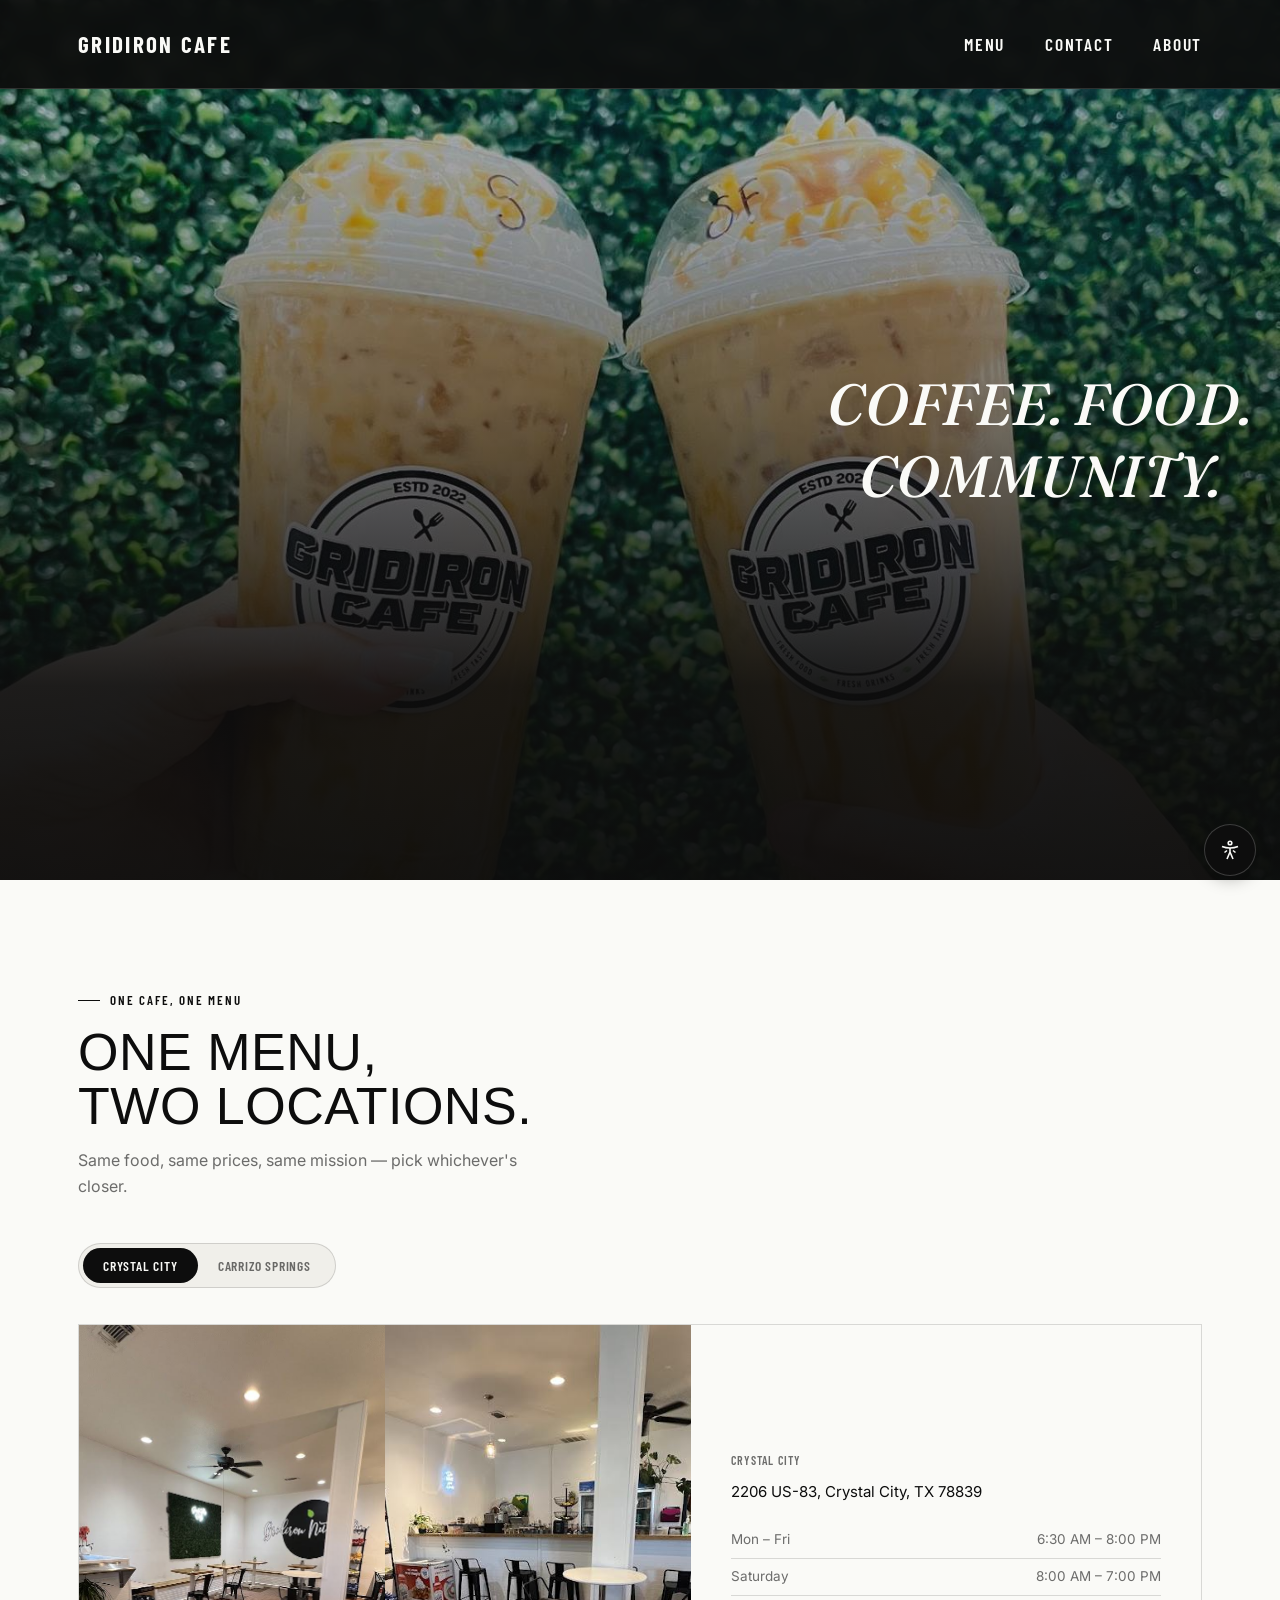
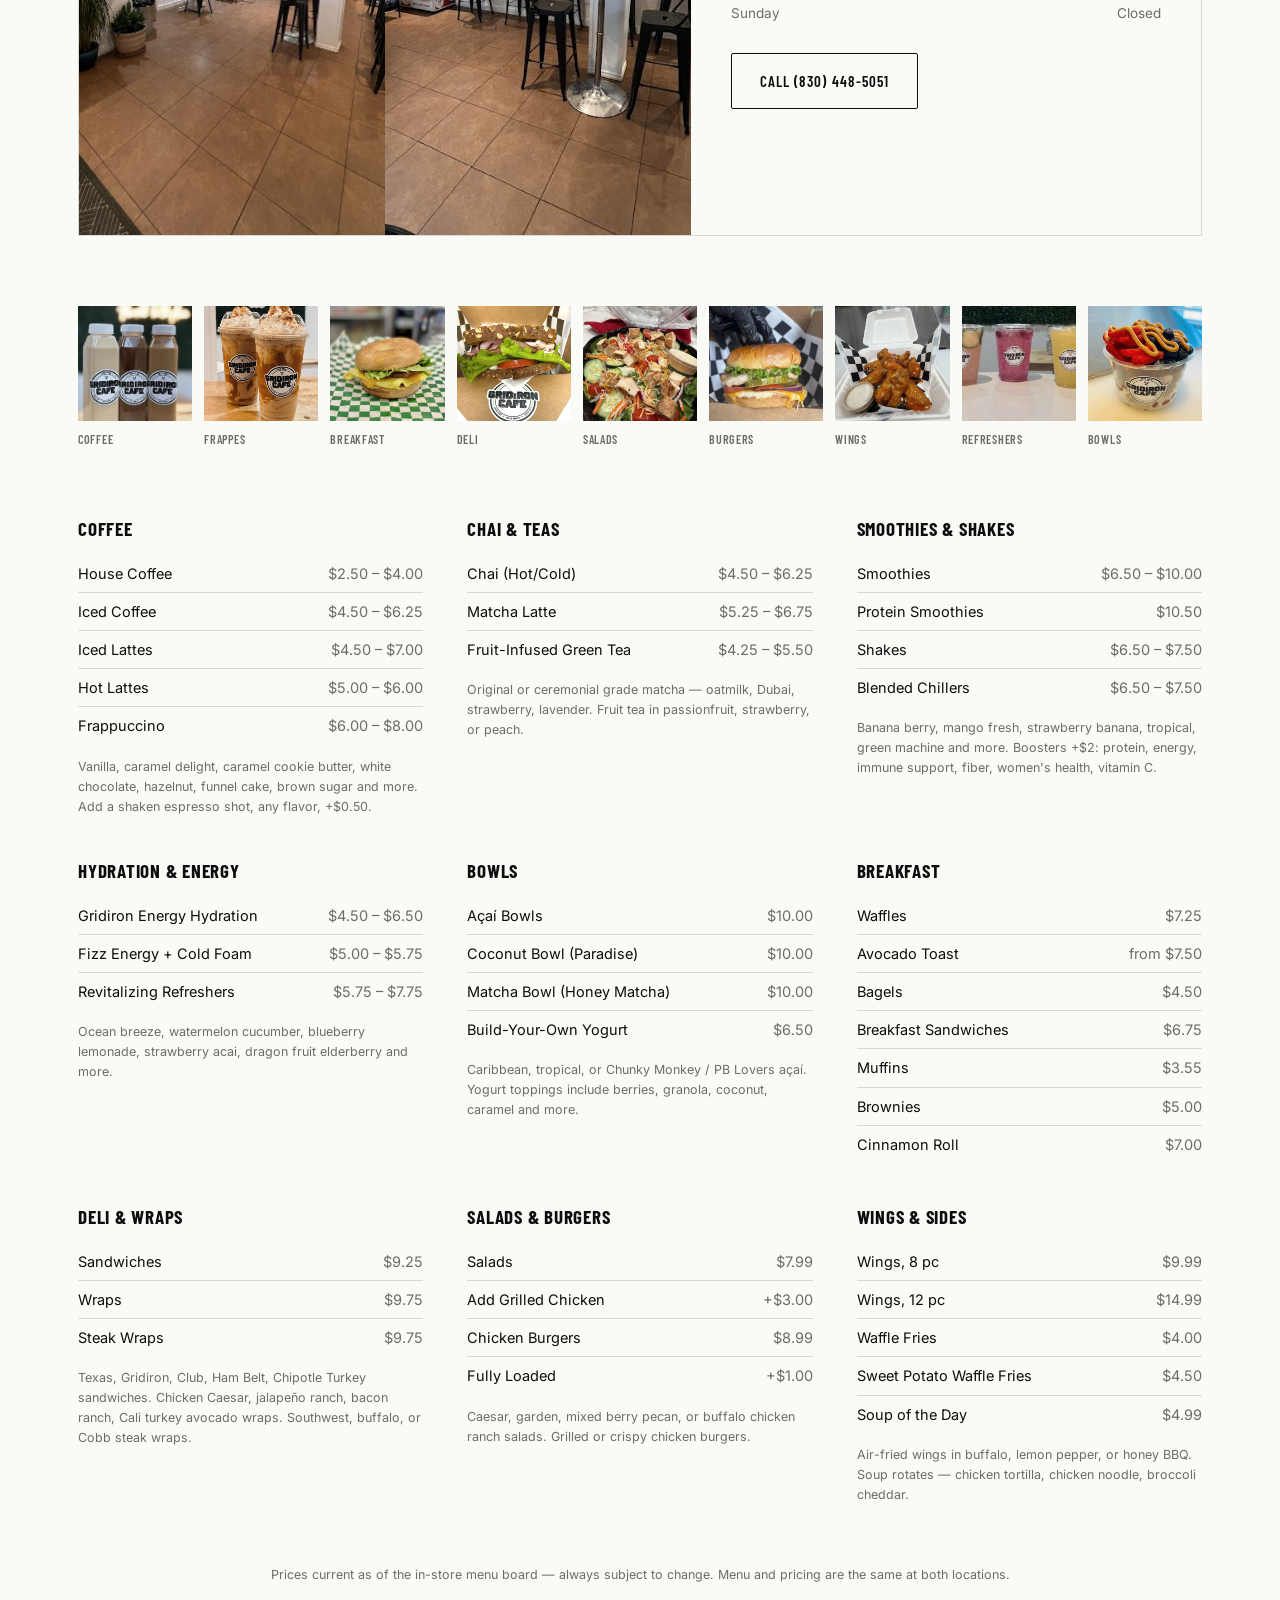
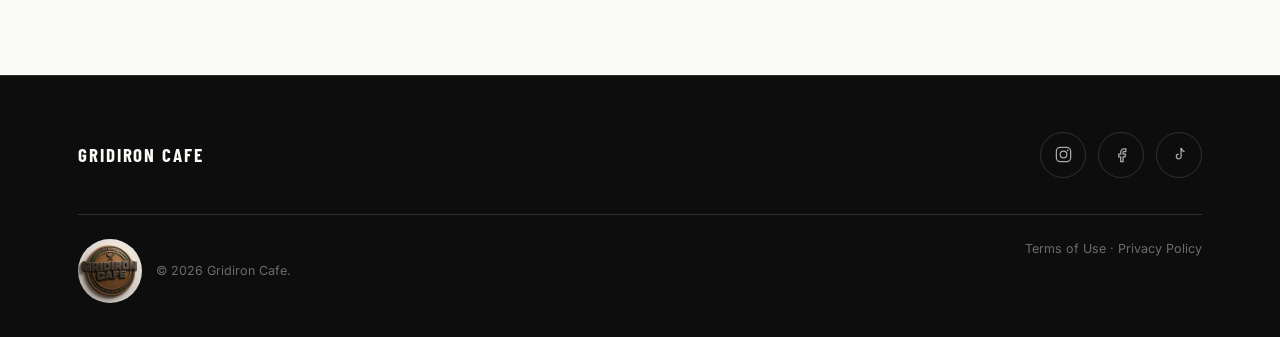
<file: images/index.html>
<!DOCTYPE html>
<html lang="en">
<head>
<meta charset="UTF-8">
<meta name="viewport" content="width=device-width, initial-scale=1.0">
<title>Gridiron Cafe — Crystal City & Carrizo Springs</title>
<link rel="preconnect" href="https://fonts.googleapis.com">
<link href="https://fonts.googleapis.com/css2?family=Fraunces:ital,wght@0,500;1,500&family=Barlow+Condensed:wght@500;600;700&family=Inter:wght@400;500;600&display=swap" rel="stylesheet">
<link rel="stylesheet" href="styles.css">
</head>
<body>

<!-- NAV -->
<nav class="nav nav-min">
  <div class="nav-inner">
    <a href="#top" class="word-mark">Gridiron Cafe</a>
    <div class="nav-links">
      <a href="#menu-items">Menu</a>
      <a href="#contact">Contact</a>
      <a href="about.html">About</a>
    </div>
    <button class="burger" aria-label="Menu"><span></span><span></span><span></span></button>
  </div>
</nav>

<!-- HERO -->
<header class="hero hero-min" id="top">
  <img class="hero-photo-slot" src="images/hero-toast.jpg" alt="Two iced coffees from Gridiron Cafe held up in a toast" style="object-fit:cover; object-position:center 38%; width:100%; height:100%;">
  <div class="hero-overlay hero-overlay-fade"></div>
  <div class="hero-min-content">
    <h1 class="tagline">Coffee. Food.<br>Community.</h1>
  </div>
</header>

<!-- ONE MENU, TWO LOCATIONS -->
<section class="menu-locations" id="menu">
  <div class="wrap">
    <div class="eyebrow">One Cafe, One Menu</div>
    <h2 class="ml-heading">One menu,<br>two locations.</h2>
    <p class="ml-sub">Same food, same prices, same mission — pick whichever's closer.</p>

    <div id="contact" style="scroll-margin-top:100px;"></div>
    <div class="loc-toggle" id="locToggle">
      <button data-loc="crystal" class="active">Crystal City</button>
      <button data-loc="carrizo">Carrizo Springs</button>
    </div>

    <div class="loc-banner">
      <div class="loc-banner-photos">
        <img id="locBannerImg1" src="images/crystal-1.jpg" alt="Gridiron Cafe Crystal City interior">
        <img id="locBannerImg2" src="images/crystal-2.jpg" alt="Gridiron Cafe Crystal City counter">
      </div>
      <div class="loc-banner-info">
        <span class="tag" id="locBannerTag">Crystal City</span>
        <p id="locBannerAddr">2206 US-83, Crystal City, TX 78839</p>
        <div id="locBannerHours">
          <div class="hours-row"><span>Mon – Fri</span><span>6:30 AM – 8:00 PM</span></div>
          <div class="hours-row"><span>Saturday</span><span>8:00 AM – 7:00 PM</span></div>
          <div class="hours-row"><span>Sunday</span><span>Closed</span></div>
        </div>
        <a href="tel:+18304485051" id="locBannerPhone" class="btn btn-outline-dark">Call (830) 448-5051</a>
      </div>
    </div>

    <!-- MENU PHOTOS -->
    <div id="menu-items" style="scroll-margin-top:100px;"></div>
    <div class="menu-photo-row">
      <div class="cv-item"><img src="images/menu-coffee.jpg" alt="Coffee and cold brew" loading="lazy"><p>Coffee</p></div>
      <div class="cv-item"><img src="images/menu-smoothies.jpg" alt="Frappe with whipped cream" loading="lazy"><p>Frappes</p></div>
      <div class="cv-item"><img src="images/menu-breakfast.jpg" alt="Breakfast bagel sandwich" loading="lazy"><p>Breakfast</p></div>
      <div class="cv-item"><img src="images/menu-deli.jpg" alt="Deli sandwich" loading="lazy"><p>Deli</p></div>
      <div class="cv-item"><img src="images/menu-salads-new.jpg" alt="Grilled chicken salad" loading="lazy"><p>Salads</p></div>
      <div class="cv-item"><img src="images/menu-burger.jpg" alt="Grilled chicken burger" loading="lazy"><p>Burgers</p></div>
      <div class="cv-item"><img src="images/menu-wings-new.jpg" alt="Buffalo wings" loading="lazy"><p>Wings</p></div>
      <div class="cv-item"><img src="images/menu-refreshers.jpg" alt="Fruit-infused refreshers" loading="lazy"><p>Refreshers</p></div>
      <div class="cv-item"><img src="images/menu-bowl.jpg" alt="Açaí bowl with strawberries, blueberries, and peanut butter drizzle" loading="lazy"><p>Bowls</p></div>
    </div>

    <!-- FULL MENU -->
    <div class="menu-full">
      <div class="menu-col-block">
        <h3>Coffee</h3>
        <div class="menu-line"><span>House Coffee</span><span>$2.50 – $4.00</span></div>
        <div class="menu-line"><span>Iced Coffee</span><span>$4.50 – $6.25</span></div>
        <div class="menu-line"><span>Iced Lattes</span><span>$4.50 – $7.00</span></div>
        <div class="menu-line"><span>Hot Lattes</span><span>$5.00 – $6.00</span></div>
        <div class="menu-line"><span>Frappuccino</span><span>$6.00 – $8.00</span></div>
        <p class="menu-note">Vanilla, caramel delight, caramel cookie butter, white chocolate, hazelnut, funnel cake, brown sugar and more. Add a shaken espresso shot, any flavor, +$0.50.</p>
      </div>

      <div class="menu-col-block">
        <h3>Chai &amp; Teas</h3>
        <div class="menu-line"><span>Chai (Hot/Cold)</span><span>$4.50 – $6.25</span></div>
        <div class="menu-line"><span>Matcha Latte</span><span>$5.25 – $6.75</span></div>
        <div class="menu-line"><span>Fruit-Infused Green Tea</span><span>$4.25 – $5.50</span></div>
        <p class="menu-note">Original or ceremonial grade matcha — oatmilk, Dubai, strawberry, lavender. Fruit tea in passionfruit, strawberry, or peach.</p>
      </div>

      <div class="menu-col-block">
        <h3>Smoothies &amp; Shakes</h3>
        <div class="menu-line"><span>Smoothies</span><span>$6.50 – $10.00</span></div>
        <div class="menu-line"><span>Protein Smoothies</span><span>$10.50</span></div>
        <div class="menu-line"><span>Shakes</span><span>$6.50 – $7.50</span></div>
        <div class="menu-line"><span>Blended Chillers</span><span>$6.50 – $7.50</span></div>
        <p class="menu-note">Banana berry, mango fresh, strawberry banana, tropical, green machine and more. Boosters +$2: protein, energy, immune support, fiber, women's health, vitamin C.</p>
      </div>

      <div class="menu-col-block">
        <h3>Hydration &amp; Energy</h3>
        <div class="menu-line"><span>Gridiron Energy Hydration</span><span>$4.50 – $6.50</span></div>
        <div class="menu-line"><span>Fizz Energy + Cold Foam</span><span>$5.00 – $5.75</span></div>
        <div class="menu-line"><span>Revitalizing Refreshers</span><span>$5.75 – $7.75</span></div>
        <p class="menu-note">Ocean breeze, watermelon cucumber, blueberry lemonade, strawberry acai, dragon fruit elderberry and more.</p>
      </div>

      <div class="menu-col-block">
        <h3>Bowls</h3>
        <div class="menu-line"><span>Açaí Bowls</span><span>$10.00</span></div>
        <div class="menu-line"><span>Coconut Bowl (Paradise)</span><span>$10.00</span></div>
        <div class="menu-line"><span>Matcha Bowl (Honey Matcha)</span><span>$10.00</span></div>
        <div class="menu-line"><span>Build-Your-Own Yogurt</span><span>$6.50</span></div>
        <p class="menu-note">Caribbean, tropical, or Chunky Monkey / PB Lovers açaí. Yogurt toppings include berries, granola, coconut, caramel and more.</p>
      </div>

      <div class="menu-col-block">
        <h3>Breakfast</h3>
        <div class="menu-line"><span>Waffles</span><span>$7.25</span></div>
        <div class="menu-line"><span>Avocado Toast</span><span>from $7.50</span></div>
        <div class="menu-line"><span>Bagels</span><span>$4.50</span></div>
        <div class="menu-line"><span>Breakfast Sandwiches</span><span>$6.75</span></div>
        <div class="menu-line"><span>Muffins</span><span>$3.55</span></div>
        <div class="menu-line"><span>Brownies</span><span>$5.00</span></div>
        <div class="menu-line"><span>Cinnamon Roll</span><span>$7.00</span></div>
      </div>

      <div class="menu-col-block">
        <h3>Deli &amp; Wraps</h3>
        <div class="menu-line"><span>Sandwiches</span><span>$9.25</span></div>
        <div class="menu-line"><span>Wraps</span><span>$9.75</span></div>
        <div class="menu-line"><span>Steak Wraps</span><span>$9.75</span></div>
        <p class="menu-note">Texas, Gridiron, Club, Ham Belt, Chipotle Turkey sandwiches. Chicken Caesar, jalapeño ranch, bacon ranch, Cali turkey avocado wraps. Southwest, buffalo, or Cobb steak wraps.</p>
      </div>

      <div class="menu-col-block">
        <h3>Salads &amp; Burgers</h3>
        <div class="menu-line"><span>Salads</span><span>$7.99</span></div>
        <div class="menu-line"><span>Add Grilled Chicken</span><span>+$3.00</span></div>
        <div class="menu-line"><span>Chicken Burgers</span><span>$8.99</span></div>
        <div class="menu-line"><span>Fully Loaded</span><span>+$1.00</span></div>
        <p class="menu-note">Caesar, garden, mixed berry pecan, or buffalo chicken ranch salads. Grilled or crispy chicken burgers.</p>
      </div>

      <div class="menu-col-block">
        <h3>Wings &amp; Sides</h3>
        <div class="menu-line"><span>Wings, 8 pc</span><span>$9.99</span></div>
        <div class="menu-line"><span>Wings, 12 pc</span><span>$14.99</span></div>
        <div class="menu-line"><span>Waffle Fries</span><span>$4.00</span></div>
        <div class="menu-line"><span>Sweet Potato Waffle Fries</span><span>$4.50</span></div>
        <div class="menu-line"><span>Soup of the Day</span><span>$4.99</span></div>
        <p class="menu-note">Air-fried wings in buffalo, lemon pepper, or honey BBQ. Soup rotates — chicken tortilla, chicken noodle, broccoli cheddar.</p>
      </div>
    </div>
    <p class="menu-disclaimer">Prices current as of the in-store menu board — always subject to change. Menu and pricing are the same at both locations.</p>
  </div>
</section>

<!-- FOOTER -->
<footer class="footer">
  <div class="wrap">
    <div class="footer-top">
      <a href="index.html#top" class="footer-word-mark">Gridiron Cafe</a>
      <div class="social-row">
        <a href="https://www.instagram.com/gridiron_cafe/" aria-label="Instagram"><svg viewBox="0 0 24 24" width="19" height="19" fill="none" stroke="currentColor" stroke-width="1.6"><rect x="3" y="3" width="18" height="18" rx="5"/><circle cx="12" cy="12" r="4.2"/><circle cx="17.3" cy="6.7" r="1.1" fill="currentColor" stroke="none"/></svg></a>
        <a href="https://www.facebook.com/GridironNutrition830/" aria-label="Facebook"><svg viewBox="0 0 24 24" width="19" height="19" fill="none" stroke="currentColor" stroke-width="1.6"><path d="M15 8.5h2.5V5H15c-2.2 0-4 1.8-4 4v2.5H8.5V15H11v6h3v-6h2.5l.5-3.5H14V9c0-.3.2-.5.5-.5z"/></svg></a>
        <a href="https://www.tiktok.com/@gridiron_cafe" aria-label="TikTok"><svg viewBox="0 0 24 24" width="19" height="19" fill="none" stroke="currentColor" stroke-width="1.6"><path d="M14 4v10.5a3 3 0 1 1-3-3"/><path d="M14 4c.5 2.5 2.2 4 4.5 4.3"/></svg></a>
      </div>
    </div>
    <div class="footer-bottom">
      <span class="footer-badge"><img src="images/badge-icon.png" alt="Gridiron Cafe badge">© 2026 Gridiron Cafe.</span>
      <span><a href="terms.html" style="color:inherit;">Terms of Use</a> · <a href="privacy.html" style="color:inherit;">Privacy Policy</a></span>
    </div>
  </div>
</footer>

<script>
  const locData = {
    crystal: {
      tag: "Crystal City",
      addr: "2206 US-83, Crystal City, TX 78839",
      hours: [["Mon – Fri","6:30 AM – 8:00 PM"],["Saturday","8:00 AM – 7:00 PM"],["Sunday","Closed"]],
      phone: "+18304485051",
      phoneLabel: "Call (830) 448-5051",
      photos: ["images/crystal-1.jpg", "images/crystal-2.jpg"]
    },
    carrizo: {
      tag: "Carrizo Springs",
      addr: "407 E Nopal St, Carrizo Springs, TX 78834",
      hours: [["Mon – Fri","7:00 AM – 8:00 PM"],["Saturday","Closed"],["Sunday","Closed"]],
      phone: "+18302190058",
      phoneLabel: "Call (830) 219-0058",
      photos: ["images/carrizo-full.jpg"]
    }
  };

  const toggleButtons = document.querySelectorAll('#locToggle button');
  const bannerImg1 = document.getElementById('locBannerImg1');
  const bannerImg2 = document.getElementById('locBannerImg2');
  const bannerPhotos = document.querySelector('.loc-banner-photos');
  const bannerInfo = document.querySelector('.loc-banner-info');

  toggleButtons.forEach(btn => {
    btn.addEventListener('click', () => {
      toggleButtons.forEach(b => b.classList.remove('active'));
      btn.classList.add('active');
      const d = locData[btn.dataset.loc];
      bannerImg1.style.opacity = 0;
      bannerImg2.style.opacity = 0;
      bannerInfo.style.opacity = 0;
      setTimeout(() => {
        bannerImg1.src = d.photos[0];
        if (d.photos.length > 1) {
          bannerImg2.src = d.photos[1];
          bannerImg2.style.display = 'block';
          bannerPhotos.classList.remove('single');
        } else {
          bannerImg2.style.display = 'none';
          bannerPhotos.classList.add('single');
        }
        document.getElementById('locBannerTag').textContent = d.tag;
        document.getElementById('locBannerAddr').textContent = d.addr;
        document.getElementById('locBannerHours').innerHTML = d.hours.map(h =>
          `<div class="hours-row"><span>${h[0]}</span><span>${h[1]}</span></div>`
        ).join('');
        const call = document.getElementById('locBannerPhone');
        call.href = 'tel:' + d.phone;
        call.textContent = d.phoneLabel;
        bannerImg1.style.opacity = 1;
        bannerImg2.style.opacity = 1;
        bannerInfo.style.opacity = 1;
      }, 150);
    });
  });
</script>

<button id="a11yBtn" aria-label="Accessibility options" aria-expanded="false" aria-controls="a11yPanel">
  <svg viewBox="0 0 24 24" width="24" height="24" fill="none" stroke="currentColor" stroke-width="1.6"><circle cx="12" cy="5" r="1.8"/><path d="M4 8.5c2.5 1 5.3 1.5 8 1.5s5.5-.5 8-1.5"/><path d="M12 10v4m0 0l-3 7m3-7l3 7"/><path d="M9 12.5l-2.5 2M15 12.5l2.5 2"/></svg>
</button>
<div id="a11yPanel" role="dialog" aria-label="Accessibility options">
  <h4>Accessibility</h4>
  <div class="a11y-row">
    <span>Text size</span>
    <div class="a11y-btns">
      <button type="button" data-a11y="text-reset">A</button>
      <button type="button" data-a11y="text-lg">A+</button>
      <button type="button" data-a11y="text-xl">A++</button>
    </div>
  </div>
  <button type="button" class="a11y-toggle" data-a11y="contrast">High contrast</button>
  <button type="button" class="a11y-toggle" data-a11y="underline">Underline links</button>
  <button type="button" class="a11y-toggle" data-a11y="motion">Pause animations</button>
  <button type="button" class="a11y-reset" data-a11y="resetall">Reset all</button>
</div>
<script>
(function(){
  var STORAGE_KEY = 'gridironA11y';
  var body = document.body;
  var btn = document.getElementById('a11yBtn');
  var panel = document.getElementById('a11yPanel');
  var state = { text: 'reset', contrast: false, underline: false, motion: false };

  function applyState(){
    body.classList.remove('a11y-text-lg', 'a11y-text-xl');
    if (state.text === 'lg') body.classList.add('a11y-text-lg');
    if (state.text === 'xl') body.classList.add('a11y-text-xl');
    body.classList.toggle('a11y-contrast', state.contrast);
    body.classList.toggle('a11y-underline', state.underline);
    body.classList.toggle('a11y-pause-motion', state.motion);

    panel.querySelectorAll('[data-a11y^="text-"]').forEach(function(b){
      var active = (b.dataset.a11y === 'text-' + state.text) || (b.dataset.a11y === 'text-reset' && state.text === 'reset');
      b.style.background = active ? 'var(--ink)' : 'var(--off)';
      b.style.color = active ? 'var(--white)' : 'var(--ink)';
    });
    panel.querySelector('[data-a11y="contrast"]').setAttribute('aria-pressed', state.contrast);
    panel.querySelector('[data-a11y="underline"]').setAttribute('aria-pressed', state.underline);
    panel.querySelector('[data-a11y="motion"]').setAttribute('aria-pressed', state.motion);
  }

  function save(){
    try { localStorage.setItem(STORAGE_KEY, JSON.stringify(state)); } catch(e){}
  }

  function load(){
    try {
      var saved = localStorage.getItem(STORAGE_KEY);
      if (saved) state = Object.assign(state, JSON.parse(saved));
    } catch(e){}
    applyState();
  }

  btn.addEventListener('click', function(){
    var open = panel.classList.toggle('open');
    btn.setAttribute('aria-expanded', open ? 'true' : 'false');
  });

  document.addEventListener('click', function(e){
    if (!panel.contains(e.target) && e.target !== btn && !btn.contains(e.target)) {
      panel.classList.remove('open');
      btn.setAttribute('aria-expanded', 'false');
    }
  });

  panel.querySelectorAll('[data-a11y]').forEach(function(el){
    el.addEventListener('click', function(){
      var action = el.dataset.a11y;
      if (action === 'text-reset') state.text = 'reset';
      else if (action === 'text-lg') state.text = 'lg';
      else if (action === 'text-xl') state.text = 'xl';
      else if (action === 'contrast') state.contrast = !state.contrast;
      else if (action === 'underline') state.underline = !state.underline;
      else if (action === 'motion') state.motion = !state.motion;
      else if (action === 'resetall') state = { text: 'reset', contrast: false, underline: false, motion: false };
      applyState();
      save();
    });
  });

  load();
})();
</script>

</body>
</html>
</file>
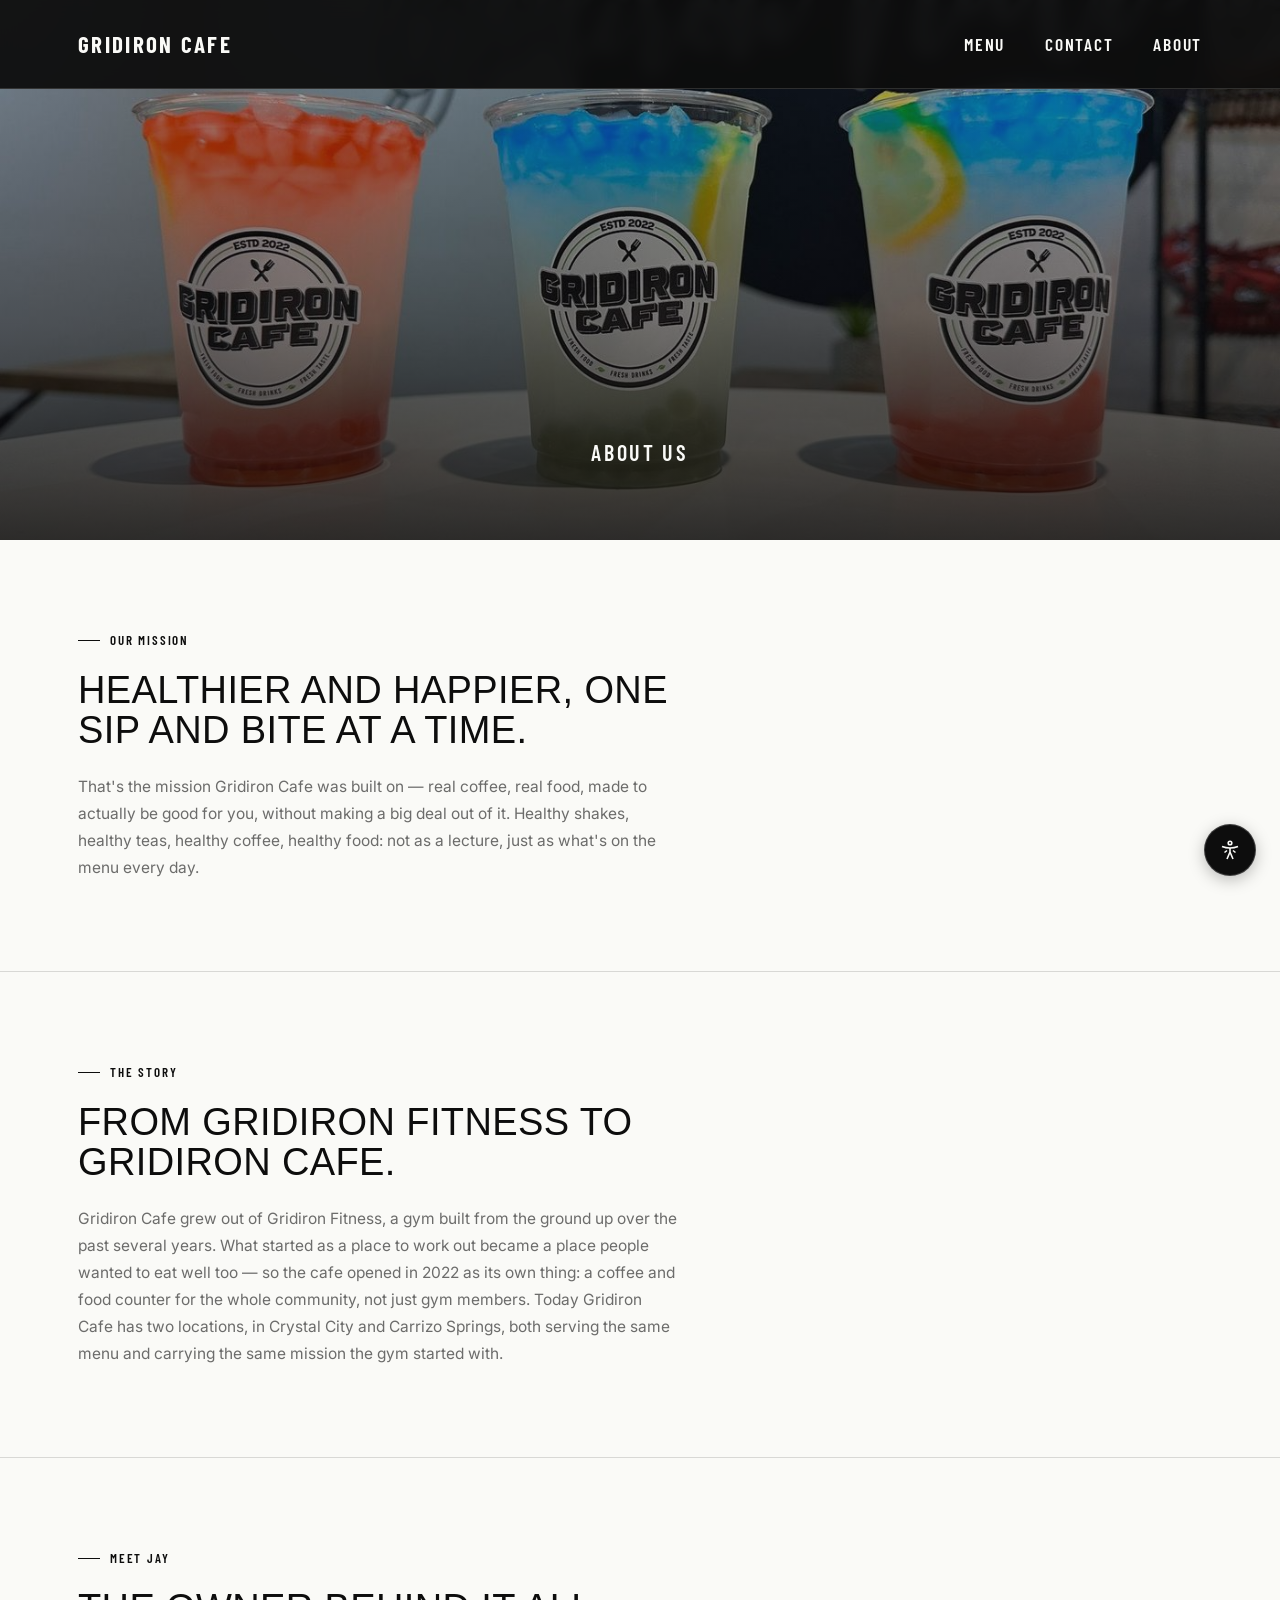
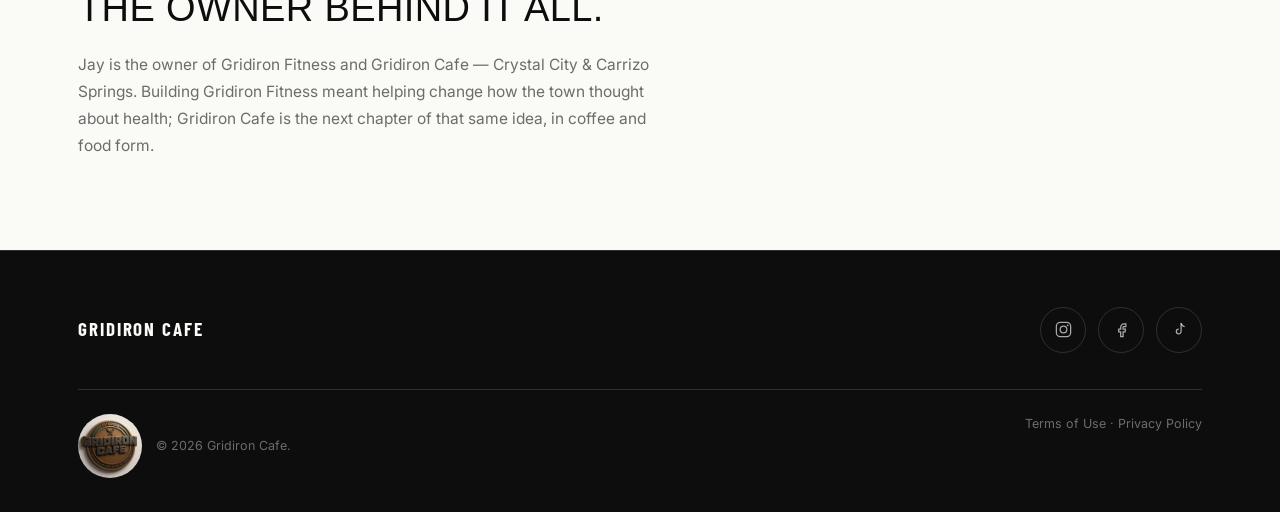
<file: images/about.html>
<!DOCTYPE html>
<html lang="en">
<head>
<meta charset="UTF-8">
<meta name="viewport" content="width=device-width, initial-scale=1.0">
<title>About — Gridiron Cafe</title>
<link rel="preconnect" href="https://fonts.googleapis.com">
<link href="https://fonts.googleapis.com/css2?family=Fraunces:ital,wght@0,500;1,500&family=Barlow+Condensed:wght@500;600;700&family=Inter:wght@400;500;600&display=swap" rel="stylesheet">
<link rel="stylesheet" href="styles.css">
<style>
  .about-hero{padding:0 0 56px; min-height:clamp(360px, 60vh, 560px); display:flex; flex-direction:column; justify-content:flex-end;}
  .about-hero .wrap{text-align:right;}
  .about-hero .eyebrow{justify-content:flex-end;}
  .about-hero .eyebrow::before{display:none;}
  .about-hero-label{font-size:22px !important; letter-spacing:0.12em !important;}
  .about-hero h1{font-family:'Fraunces',serif; font-style:italic; font-weight:500; color:var(--white); font-size:clamp(34px,6vw,60px); line-height:1.2; max-width:680px; margin:0 auto;}
  .about-section{padding:90px 0; border-bottom:1px solid var(--line-light);}
  .about-section:last-of-type{border-bottom:none;}
  .about-section .eyebrow{margin-bottom:20px;}
  .about-section h2{font-size:clamp(26px,4vw,38px); color:var(--ink); margin-bottom:22px; max-width:600px;}
  .about-section p{font-size:15.5px; color:var(--ink-dim); max-width:600px; line-height:1.75;}
</style>
</head>
<body>

<nav class="nav nav-min">
  <div class="nav-inner">
    <a href="index.html" class="word-mark">Gridiron Cafe</a>
    <div class="nav-links">
      <a href="index.html#menu-items">Menu</a>
      <a href="index.html#contact">Contact</a>
      <a href="about.html">About</a>
    </div>
    <button class="burger" aria-label="Menu"><span></span><span></span><span></span></button>
  </div>
</nav>

<header class="about-hero" style="background-image:linear-gradient(180deg, rgba(13,13,13,0.3) 0%, rgba(13,13,13,0.55) 60%, rgba(13,13,13,0.85) 100%), url('images/story-nutrition.jpg'); background-size:cover; background-position:center;">
  <div class="wrap">
    <div class="eyebrow on-dark about-hero-label">About Us</div>
  </div>
</header>

<section class="about-section">
  <div class="wrap">
    <div class="eyebrow">Our Mission</div>
    <h2>Healthier and happier, one sip and bite at a time.</h2>
    <p>That's the mission Gridiron Cafe was built on — real coffee, real food, made to actually be good for you, without making a big deal out of it. Healthy shakes, healthy teas, healthy coffee, healthy food: not as a lecture, just as what's on the menu every day.</p>
  </div>
</section>

<section class="about-section">
  <div class="wrap">
    <div class="eyebrow">The Story</div>
    <h2>From Gridiron Fitness to Gridiron Cafe.</h2>
    <p>Gridiron Cafe grew out of Gridiron Fitness, a gym built from the ground up over the past several years. What started as a place to work out became a place people wanted to eat well too — so the cafe opened in 2022 as its own thing: a coffee and food counter for the whole community, not just gym members. Today Gridiron Cafe has two locations, in Crystal City and Carrizo Springs, both serving the same menu and carrying the same mission the gym started with.</p>
  </div>
</section>

<section class="about-section">
  <div class="wrap">
    <div class="eyebrow">Meet Jay</div>
    <h2>The owner behind it all.</h2>
    <p>Jay is the owner of Gridiron Fitness and Gridiron Cafe — Crystal City &amp; Carrizo Springs. Building Gridiron Fitness meant helping change how the town thought about health; Gridiron Cafe is the next chapter of that same idea, in coffee and food form.</p>
  </div>
</section>

<footer class="footer">
  <div class="wrap">
    <div class="footer-top">
      <a href="index.html" class="footer-word-mark">Gridiron Cafe</a>
      <div class="social-row">
        <a href="https://www.instagram.com/gridiron_cafe/" aria-label="Instagram"><svg viewBox="0 0 24 24" width="19" height="19" fill="none" stroke="currentColor" stroke-width="1.6"><rect x="3" y="3" width="18" height="18" rx="5"/><circle cx="12" cy="12" r="4.2"/><circle cx="17.3" cy="6.7" r="1.1" fill="currentColor" stroke="none"/></svg></a>
        <a href="https://www.facebook.com/GridironNutrition830/" aria-label="Facebook"><svg viewBox="0 0 24 24" width="19" height="19" fill="none" stroke="currentColor" stroke-width="1.6"><path d="M15 8.5h2.5V5H15c-2.2 0-4 1.8-4 4v2.5H8.5V15H11v6h3v-6h2.5l.5-3.5H14V9c0-.3.2-.5.5-.5z"/></svg></a>
        <a href="https://www.tiktok.com/@gridiron_cafe" aria-label="TikTok"><svg viewBox="0 0 24 24" width="19" height="19" fill="none" stroke="currentColor" stroke-width="1.6"><path d="M14 4v10.5a3 3 0 1 1-3-3"/><path d="M14 4c.5 2.5 2.2 4 4.5 4.3"/></svg></a>
      </div>
    </div>
    <div class="footer-bottom">
      <span class="footer-badge"><img src="images/badge-icon.png" alt="Gridiron Cafe badge">© 2026 Gridiron Cafe.</span>
      <span><a href="terms.html" style="color:inherit;">Terms of Use</a> · <a href="privacy.html" style="color:inherit;">Privacy Policy</a></span>
    </div>
  </div>
</footer>

<button id="a11yBtn" aria-label="Accessibility options" aria-expanded="false" aria-controls="a11yPanel">
  <svg viewBox="0 0 24 24" width="24" height="24" fill="none" stroke="currentColor" stroke-width="1.6"><circle cx="12" cy="5" r="1.8"/><path d="M4 8.5c2.5 1 5.3 1.5 8 1.5s5.5-.5 8-1.5"/><path d="M12 10v4m0 0l-3 7m3-7l3 7"/><path d="M9 12.5l-2.5 2M15 12.5l2.5 2"/></svg>
</button>
<div id="a11yPanel" role="dialog" aria-label="Accessibility options">
  <h4>Accessibility</h4>
  <div class="a11y-row">
    <span>Text size</span>
    <div class="a11y-btns">
      <button type="button" data-a11y="text-reset">A</button>
      <button type="button" data-a11y="text-lg">A+</button>
      <button type="button" data-a11y="text-xl">A++</button>
    </div>
  </div>
  <button type="button" class="a11y-toggle" data-a11y="contrast">High contrast</button>
  <button type="button" class="a11y-toggle" data-a11y="underline">Underline links</button>
  <button type="button" class="a11y-toggle" data-a11y="motion">Pause animations</button>
  <button type="button" class="a11y-reset" data-a11y="resetall">Reset all</button>
</div>
<script>
(function(){
  var STORAGE_KEY = 'gridironA11y';
  var body = document.body;
  var btn = document.getElementById('a11yBtn');
  var panel = document.getElementById('a11yPanel');
  var state = { text: 'reset', contrast: false, underline: false, motion: false };

  function applyState(){
    body.classList.remove('a11y-text-lg', 'a11y-text-xl');
    if (state.text === 'lg') body.classList.add('a11y-text-lg');
    if (state.text === 'xl') body.classList.add('a11y-text-xl');
    body.classList.toggle('a11y-contrast', state.contrast);
    body.classList.toggle('a11y-underline', state.underline);
    body.classList.toggle('a11y-pause-motion', state.motion);

    panel.querySelectorAll('[data-a11y^="text-"]').forEach(function(b){
      var active = (b.dataset.a11y === 'text-' + state.text) || (b.dataset.a11y === 'text-reset' && state.text === 'reset');
      b.style.background = active ? 'var(--ink)' : 'var(--off)';
      b.style.color = active ? 'var(--white)' : 'var(--ink)';
    });
    panel.querySelector('[data-a11y="contrast"]').setAttribute('aria-pressed', state.contrast);
    panel.querySelector('[data-a11y="underline"]').setAttribute('aria-pressed', state.underline);
    panel.querySelector('[data-a11y="motion"]').setAttribute('aria-pressed', state.motion);
  }

  function save(){
    try { localStorage.setItem(STORAGE_KEY, JSON.stringify(state)); } catch(e){}
  }

  function load(){
    try {
      var saved = localStorage.getItem(STORAGE_KEY);
      if (saved) state = Object.assign(state, JSON.parse(saved));
    } catch(e){}
    applyState();
  }

  btn.addEventListener('click', function(){
    var open = panel.classList.toggle('open');
    btn.setAttribute('aria-expanded', open ? 'true' : 'false');
  });

  document.addEventListener('click', function(e){
    if (!panel.contains(e.target) && e.target !== btn && !btn.contains(e.target)) {
      panel.classList.remove('open');
      btn.setAttribute('aria-expanded', 'false');
    }
  });

  panel.querySelectorAll('[data-a11y]').forEach(function(el){
    el.addEventListener('click', function(){
      var action = el.dataset.a11y;
      if (action === 'text-reset') state.text = 'reset';
      else if (action === 'text-lg') state.text = 'lg';
      else if (action === 'text-xl') state.text = 'xl';
      else if (action === 'contrast') state.contrast = !state.contrast;
      else if (action === 'underline') state.underline = !state.underline;
      else if (action === 'motion') state.motion = !state.motion;
      else if (action === 'resetall') state = { text: 'reset', contrast: false, underline: false, motion: false };
      applyState();
      save();
    });
  });

  load();
})();
</script>

</body>
</html>
</file>
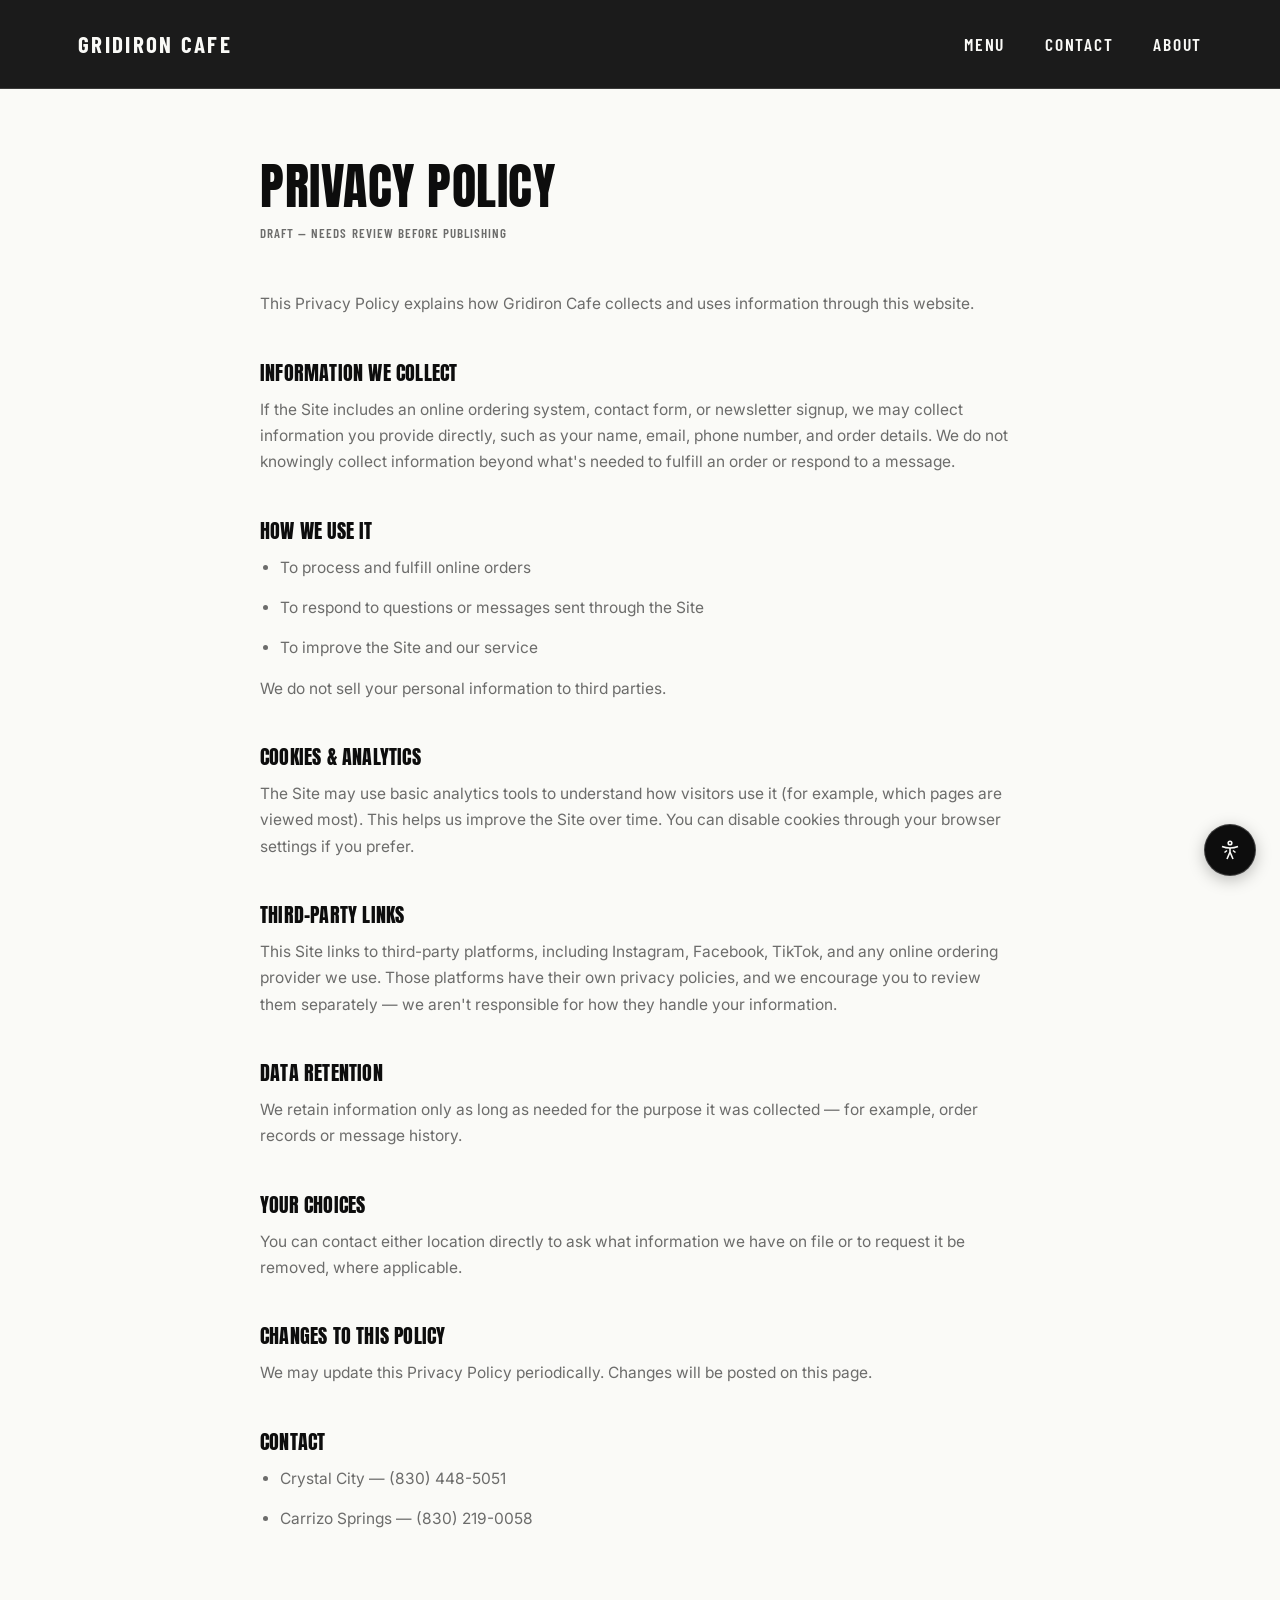
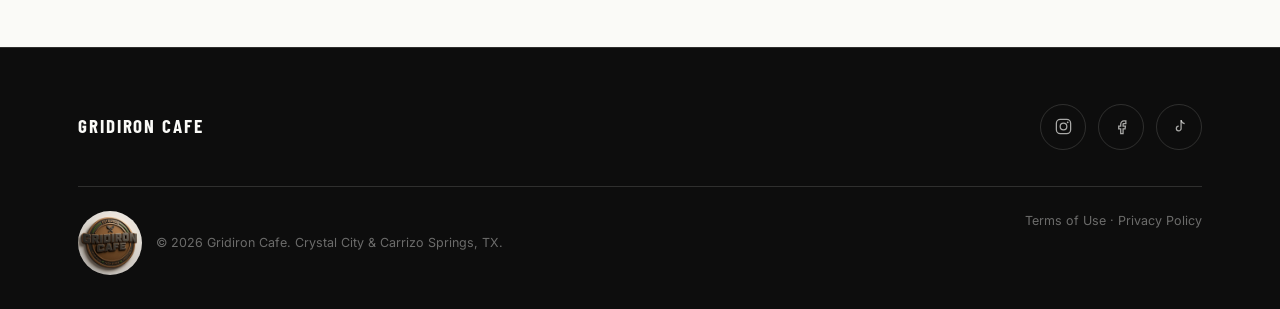
<file: images/privacy.html>
<!DOCTYPE html>
<html lang="en">
<head>
<meta charset="UTF-8">
<meta name="viewport" content="width=device-width, initial-scale=1.0">
<title>Privacy Policy — Gridiron Cafe</title>
<link rel="preconnect" href="https://fonts.googleapis.com">
<link href="https://fonts.googleapis.com/css2?family=Anton&family=Barlow+Condensed:wght@500;600;700&family=Inter:wght@400;500;600&display=swap" rel="stylesheet">
<link rel="stylesheet" href="styles.css">
<style>
  .legal{padding:160px 0 100px; max-width:760px; margin:0 auto;}
  .legal h1{font-size:clamp(32px,5vw,50px); margin-bottom:10px;}
  .legal .updated{font-family:'Barlow Condensed',sans-serif; font-weight:600; text-transform:uppercase; letter-spacing:0.08em; font-size:13px; color:var(--ink-dim); margin-bottom:48px; display:block;}
  .legal h2{font-family:'Anton',sans-serif; font-weight:400; text-transform:uppercase; font-size:20px; margin:44px 0 14px;}
  .legal p, .legal li{font-size:15.5px; color:var(--ink-dim); margin-bottom:14px; line-height:1.7;}
  .legal ul{margin:0 0 14px 20px; list-style:disc;}
  .legal a{color:var(--ink); text-decoration:underline;}
</style>
</head>
<body>

<nav class="nav nav-min">
  <div class="nav-inner">
    <a href="index.html" class="word-mark">Gridiron Cafe</a>
    <div class="nav-links">
      <a href="index.html#menu-items">Menu</a>
      <a href="index.html#contact">Contact</a>
      <a href="about.html">About</a>
    </div>
    <button class="burger" aria-label="Menu"><span></span><span></span><span></span></button>
  </div>
</nav>

<main class="wrap legal">
  <h1>Privacy Policy</h1>
  <span class="updated">Draft — needs review before publishing</span>

  <p>This Privacy Policy explains how Gridiron Cafe collects and uses information through this website.</p>

  <h2>Information We Collect</h2>
  <p>If the Site includes an online ordering system, contact form, or newsletter signup, we may collect information you provide directly, such as your name, email, phone number, and order details. We do not knowingly collect information beyond what's needed to fulfill an order or respond to a message.</p>

  <h2>How We Use It</h2>
  <ul>
    <li>To process and fulfill online orders</li>
    <li>To respond to questions or messages sent through the Site</li>
    <li>To improve the Site and our service</li>
  </ul>
  <p>We do not sell your personal information to third parties.</p>

  <h2>Cookies &amp; Analytics</h2>
  <p>The Site may use basic analytics tools to understand how visitors use it (for example, which pages are viewed most). This helps us improve the Site over time. You can disable cookies through your browser settings if you prefer.</p>

  <h2>Third-Party Links</h2>
  <p>This Site links to third-party platforms, including Instagram, Facebook, TikTok, and any online ordering provider we use. Those platforms have their own privacy policies, and we encourage you to review them separately — we aren't responsible for how they handle your information.</p>

  <h2>Data Retention</h2>
  <p>We retain information only as long as needed for the purpose it was collected — for example, order records or message history.</p>

  <h2>Your Choices</h2>
  <p>You can contact either location directly to ask what information we have on file or to request it be removed, where applicable.</p>

  <h2>Changes to This Policy</h2>
  <p>We may update this Privacy Policy periodically. Changes will be posted on this page.</p>

  <h2>Contact</h2>
  <ul>
    <li>Crystal City — (830) 448-5051</li>
    <li>Carrizo Springs — (830) 219-0058</li>
  </ul>
</main>

<footer class="footer">
  <div class="wrap">
    <div class="footer-top">
      <a href="index.html" class="footer-word-mark">Gridiron Cafe</a>
      <div class="social-row">
        <a href="https://www.instagram.com/gridiron_cafe/" aria-label="Instagram"><svg viewBox="0 0 24 24" width="19" height="19" fill="none" stroke="currentColor" stroke-width="1.6"><rect x="3" y="3" width="18" height="18" rx="5"/><circle cx="12" cy="12" r="4.2"/><circle cx="17.3" cy="6.7" r="1.1" fill="currentColor" stroke="none"/></svg></a>
        <a href="https://www.facebook.com/GridironNutrition830/" aria-label="Facebook"><svg viewBox="0 0 24 24" width="19" height="19" fill="none" stroke="currentColor" stroke-width="1.6"><path d="M15 8.5h2.5V5H15c-2.2 0-4 1.8-4 4v2.5H8.5V15H11v6h3v-6h2.5l.5-3.5H14V9c0-.3.2-.5.5-.5z"/></svg></a>
        <a href="https://www.tiktok.com/@gridiron_cafe" aria-label="TikTok"><svg viewBox="0 0 24 24" width="19" height="19" fill="none" stroke="currentColor" stroke-width="1.6"><path d="M14 4v10.5a3 3 0 1 1-3-3"/><path d="M14 4c.5 2.5 2.2 4 4.5 4.3"/></svg></a>
      </div>
    </div>
    <div class="footer-bottom">
      <span class="footer-badge"><img src="images/badge-icon.png" alt="Gridiron Cafe badge">© 2026 Gridiron Cafe. Crystal City &amp; Carrizo Springs, TX.</span>
      <span><a href="terms.html" style="color:inherit;">Terms of Use</a> · <a href="privacy.html" style="color:inherit;">Privacy Policy</a></span>
    </div>
  </div>
</footer>

<button id="a11yBtn" aria-label="Accessibility options" aria-expanded="false" aria-controls="a11yPanel">
  <svg viewBox="0 0 24 24" width="24" height="24" fill="none" stroke="currentColor" stroke-width="1.6"><circle cx="12" cy="5" r="1.8"/><path d="M4 8.5c2.5 1 5.3 1.5 8 1.5s5.5-.5 8-1.5"/><path d="M12 10v4m0 0l-3 7m3-7l3 7"/><path d="M9 12.5l-2.5 2M15 12.5l2.5 2"/></svg>
</button>
<div id="a11yPanel" role="dialog" aria-label="Accessibility options">
  <h4>Accessibility</h4>
  <div class="a11y-row">
    <span>Text size</span>
    <div class="a11y-btns">
      <button type="button" data-a11y="text-reset">A</button>
      <button type="button" data-a11y="text-lg">A+</button>
      <button type="button" data-a11y="text-xl">A++</button>
    </div>
  </div>
  <button type="button" class="a11y-toggle" data-a11y="contrast">High contrast</button>
  <button type="button" class="a11y-toggle" data-a11y="underline">Underline links</button>
  <button type="button" class="a11y-toggle" data-a11y="motion">Pause animations</button>
  <button type="button" class="a11y-reset" data-a11y="resetall">Reset all</button>
</div>
<script>
(function(){
  var STORAGE_KEY = 'gridironA11y';
  var body = document.body;
  var btn = document.getElementById('a11yBtn');
  var panel = document.getElementById('a11yPanel');
  var state = { text: 'reset', contrast: false, underline: false, motion: false };

  function applyState(){
    body.classList.remove('a11y-text-lg', 'a11y-text-xl');
    if (state.text === 'lg') body.classList.add('a11y-text-lg');
    if (state.text === 'xl') body.classList.add('a11y-text-xl');
    body.classList.toggle('a11y-contrast', state.contrast);
    body.classList.toggle('a11y-underline', state.underline);
    body.classList.toggle('a11y-pause-motion', state.motion);

    panel.querySelectorAll('[data-a11y^="text-"]').forEach(function(b){
      var active = (b.dataset.a11y === 'text-' + state.text) || (b.dataset.a11y === 'text-reset' && state.text === 'reset');
      b.style.background = active ? 'var(--ink)' : 'var(--off)';
      b.style.color = active ? 'var(--white)' : 'var(--ink)';
    });
    panel.querySelector('[data-a11y="contrast"]').setAttribute('aria-pressed', state.contrast);
    panel.querySelector('[data-a11y="underline"]').setAttribute('aria-pressed', state.underline);
    panel.querySelector('[data-a11y="motion"]').setAttribute('aria-pressed', state.motion);
  }

  function save(){
    try { localStorage.setItem(STORAGE_KEY, JSON.stringify(state)); } catch(e){}
  }

  function load(){
    try {
      var saved = localStorage.getItem(STORAGE_KEY);
      if (saved) state = Object.assign(state, JSON.parse(saved));
    } catch(e){}
    applyState();
  }

  btn.addEventListener('click', function(){
    var open = panel.classList.toggle('open');
    btn.setAttribute('aria-expanded', open ? 'true' : 'false');
  });

  document.addEventListener('click', function(e){
    if (!panel.contains(e.target) && e.target !== btn && !btn.contains(e.target)) {
      panel.classList.remove('open');
      btn.setAttribute('aria-expanded', 'false');
    }
  });

  panel.querySelectorAll('[data-a11y]').forEach(function(el){
    el.addEventListener('click', function(){
      var action = el.dataset.a11y;
      if (action === 'text-reset') state.text = 'reset';
      else if (action === 'text-lg') state.text = 'lg';
      else if (action === 'text-xl') state.text = 'xl';
      else if (action === 'contrast') state.contrast = !state.contrast;
      else if (action === 'underline') state.underline = !state.underline;
      else if (action === 'motion') state.motion = !state.motion;
      else if (action === 'resetall') state = { text: 'reset', contrast: false, underline: false, motion: false };
      applyState();
      save();
    });
  });

  load();
})();
</script>

</body>
</html>
</file>
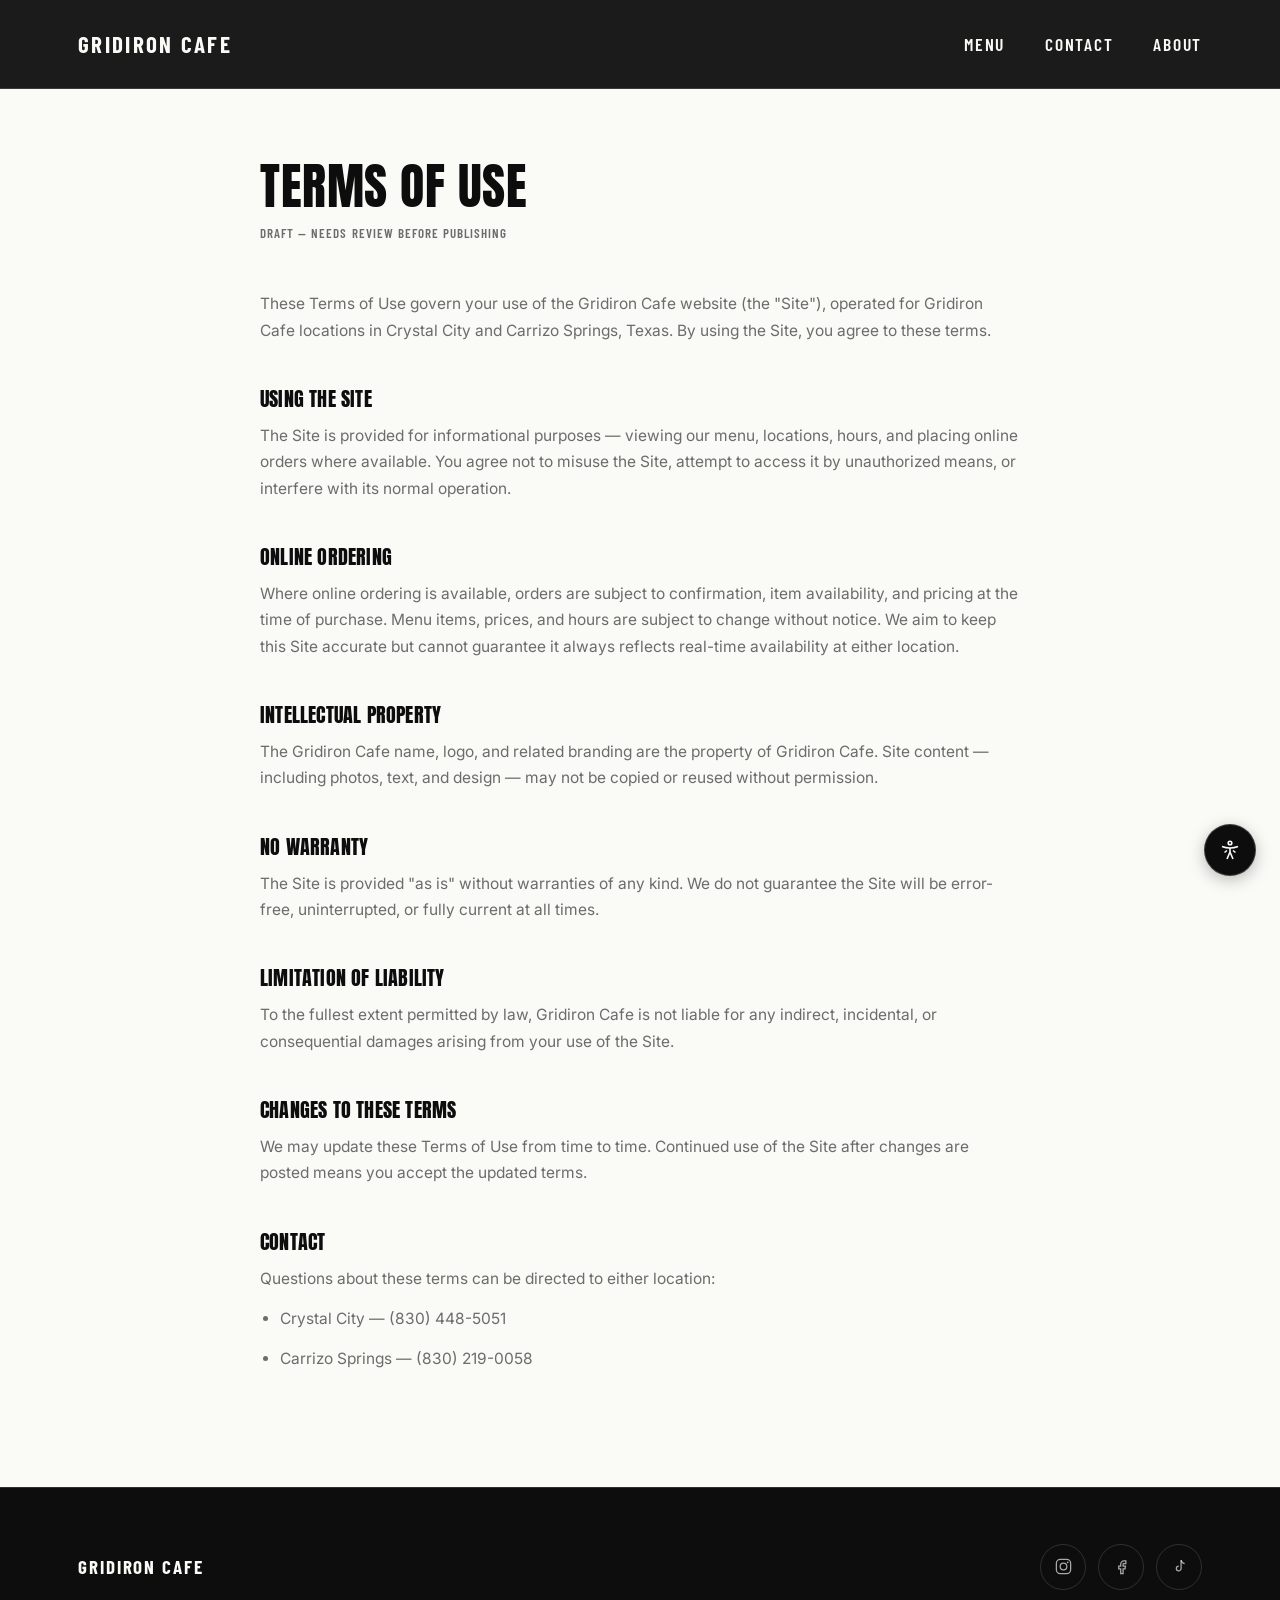
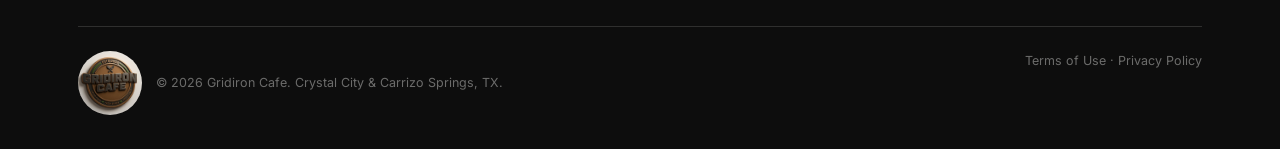
<file: images/terms.html>
<!DOCTYPE html>
<html lang="en">
<head>
<meta charset="UTF-8">
<meta name="viewport" content="width=device-width, initial-scale=1.0">
<title>Terms of Use — Gridiron Cafe</title>
<link rel="preconnect" href="https://fonts.googleapis.com">
<link href="https://fonts.googleapis.com/css2?family=Anton&family=Barlow+Condensed:wght@500;600;700&family=Inter:wght@400;500;600&display=swap" rel="stylesheet">
<link rel="stylesheet" href="styles.css">
<style>
  .legal{padding:160px 0 100px; max-width:760px; margin:0 auto;}
  .legal h1{font-size:clamp(32px,5vw,50px); margin-bottom:10px;}
  .legal .updated{font-family:'Barlow Condensed',sans-serif; font-weight:600; text-transform:uppercase; letter-spacing:0.08em; font-size:13px; color:var(--ink-dim); margin-bottom:48px; display:block;}
  .legal h2{font-family:'Anton',sans-serif; font-weight:400; text-transform:uppercase; font-size:20px; margin:44px 0 14px;}
  .legal p, .legal li{font-size:15.5px; color:var(--ink-dim); margin-bottom:14px; line-height:1.7;}
  .legal ul{margin:0 0 14px 20px; list-style:disc;}
  .legal a{color:var(--ink); text-decoration:underline;}
</style>
</head>
<body>

<nav class="nav nav-min">
  <div class="nav-inner">
    <a href="index.html" class="word-mark">Gridiron Cafe</a>
    <div class="nav-links">
      <a href="index.html#menu-items">Menu</a>
      <a href="index.html#contact">Contact</a>
      <a href="about.html">About</a>
    </div>
    <button class="burger" aria-label="Menu"><span></span><span></span><span></span></button>
  </div>
</nav>

<main class="wrap legal">
  <h1>Terms of Use</h1>
  <span class="updated">Draft — needs review before publishing</span>

  <p>These Terms of Use govern your use of the Gridiron Cafe website (the "Site"), operated for Gridiron Cafe locations in Crystal City and Carrizo Springs, Texas. By using the Site, you agree to these terms.</p>

  <h2>Using the Site</h2>
  <p>The Site is provided for informational purposes — viewing our menu, locations, hours, and placing online orders where available. You agree not to misuse the Site, attempt to access it by unauthorized means, or interfere with its normal operation.</p>

  <h2>Online Ordering</h2>
  <p>Where online ordering is available, orders are subject to confirmation, item availability, and pricing at the time of purchase. Menu items, prices, and hours are subject to change without notice. We aim to keep this Site accurate but cannot guarantee it always reflects real-time availability at either location.</p>

  <h2>Intellectual Property</h2>
  <p>The Gridiron Cafe name, logo, and related branding are the property of Gridiron Cafe. Site content — including photos, text, and design — may not be copied or reused without permission.</p>

  <h2>No Warranty</h2>
  <p>The Site is provided "as is" without warranties of any kind. We do not guarantee the Site will be error-free, uninterrupted, or fully current at all times.</p>

  <h2>Limitation of Liability</h2>
  <p>To the fullest extent permitted by law, Gridiron Cafe is not liable for any indirect, incidental, or consequential damages arising from your use of the Site.</p>

  <h2>Changes to These Terms</h2>
  <p>We may update these Terms of Use from time to time. Continued use of the Site after changes are posted means you accept the updated terms.</p>

  <h2>Contact</h2>
  <p>Questions about these terms can be directed to either location:</p>
  <ul>
    <li>Crystal City — (830) 448-5051</li>
    <li>Carrizo Springs — (830) 219-0058</li>
  </ul>
</main>

<footer class="footer">
  <div class="wrap">
    <div class="footer-top">
      <a href="index.html" class="footer-word-mark">Gridiron Cafe</a>
      <div class="social-row">
        <a href="https://www.instagram.com/gridiron_cafe/" aria-label="Instagram"><svg viewBox="0 0 24 24" width="19" height="19" fill="none" stroke="currentColor" stroke-width="1.6"><rect x="3" y="3" width="18" height="18" rx="5"/><circle cx="12" cy="12" r="4.2"/><circle cx="17.3" cy="6.7" r="1.1" fill="currentColor" stroke="none"/></svg></a>
        <a href="https://www.facebook.com/GridironNutrition830/" aria-label="Facebook"><svg viewBox="0 0 24 24" width="19" height="19" fill="none" stroke="currentColor" stroke-width="1.6"><path d="M15 8.5h2.5V5H15c-2.2 0-4 1.8-4 4v2.5H8.5V15H11v6h3v-6h2.5l.5-3.5H14V9c0-.3.2-.5.5-.5z"/></svg></a>
        <a href="https://www.tiktok.com/@gridiron_cafe" aria-label="TikTok"><svg viewBox="0 0 24 24" width="19" height="19" fill="none" stroke="currentColor" stroke-width="1.6"><path d="M14 4v10.5a3 3 0 1 1-3-3"/><path d="M14 4c.5 2.5 2.2 4 4.5 4.3"/></svg></a>
      </div>
    </div>
    <div class="footer-bottom">
      <span class="footer-badge"><img src="images/badge-icon.png" alt="Gridiron Cafe badge">© 2026 Gridiron Cafe. Crystal City &amp; Carrizo Springs, TX.</span>
      <span><a href="terms.html" style="color:inherit;">Terms of Use</a> · <a href="privacy.html" style="color:inherit;">Privacy Policy</a></span>
    </div>
  </div>
</footer>

<button id="a11yBtn" aria-label="Accessibility options" aria-expanded="false" aria-controls="a11yPanel">
  <svg viewBox="0 0 24 24" width="24" height="24" fill="none" stroke="currentColor" stroke-width="1.6"><circle cx="12" cy="5" r="1.8"/><path d="M4 8.5c2.5 1 5.3 1.5 8 1.5s5.5-.5 8-1.5"/><path d="M12 10v4m0 0l-3 7m3-7l3 7"/><path d="M9 12.5l-2.5 2M15 12.5l2.5 2"/></svg>
</button>
<div id="a11yPanel" role="dialog" aria-label="Accessibility options">
  <h4>Accessibility</h4>
  <div class="a11y-row">
    <span>Text size</span>
    <div class="a11y-btns">
      <button type="button" data-a11y="text-reset">A</button>
      <button type="button" data-a11y="text-lg">A+</button>
      <button type="button" data-a11y="text-xl">A++</button>
    </div>
  </div>
  <button type="button" class="a11y-toggle" data-a11y="contrast">High contrast</button>
  <button type="button" class="a11y-toggle" data-a11y="underline">Underline links</button>
  <button type="button" class="a11y-toggle" data-a11y="motion">Pause animations</button>
  <button type="button" class="a11y-reset" data-a11y="resetall">Reset all</button>
</div>
<script>
(function(){
  var STORAGE_KEY = 'gridironA11y';
  var body = document.body;
  var btn = document.getElementById('a11yBtn');
  var panel = document.getElementById('a11yPanel');
  var state = { text: 'reset', contrast: false, underline: false, motion: false };

  function applyState(){
    body.classList.remove('a11y-text-lg', 'a11y-text-xl');
    if (state.text === 'lg') body.classList.add('a11y-text-lg');
    if (state.text === 'xl') body.classList.add('a11y-text-xl');
    body.classList.toggle('a11y-contrast', state.contrast);
    body.classList.toggle('a11y-underline', state.underline);
    body.classList.toggle('a11y-pause-motion', state.motion);

    panel.querySelectorAll('[data-a11y^="text-"]').forEach(function(b){
      var active = (b.dataset.a11y === 'text-' + state.text) || (b.dataset.a11y === 'text-reset' && state.text === 'reset');
      b.style.background = active ? 'var(--ink)' : 'var(--off)';
      b.style.color = active ? 'var(--white)' : 'var(--ink)';
    });
    panel.querySelector('[data-a11y="contrast"]').setAttribute('aria-pressed', state.contrast);
    panel.querySelector('[data-a11y="underline"]').setAttribute('aria-pressed', state.underline);
    panel.querySelector('[data-a11y="motion"]').setAttribute('aria-pressed', state.motion);
  }

  function save(){
    try { localStorage.setItem(STORAGE_KEY, JSON.stringify(state)); } catch(e){}
  }

  function load(){
    try {
      var saved = localStorage.getItem(STORAGE_KEY);
      if (saved) state = Object.assign(state, JSON.parse(saved));
    } catch(e){}
    applyState();
  }

  btn.addEventListener('click', function(){
    var open = panel.classList.toggle('open');
    btn.setAttribute('aria-expanded', open ? 'true' : 'false');
  });

  document.addEventListener('click', function(e){
    if (!panel.contains(e.target) && e.target !== btn && !btn.contains(e.target)) {
      panel.classList.remove('open');
      btn.setAttribute('aria-expanded', 'false');
    }
  });

  panel.querySelectorAll('[data-a11y]').forEach(function(el){
    el.addEventListener('click', function(){
      var action = el.dataset.a11y;
      if (action === 'text-reset') state.text = 'reset';
      else if (action === 'text-lg') state.text = 'lg';
      else if (action === 'text-xl') state.text = 'xl';
      else if (action === 'contrast') state.contrast = !state.contrast;
      else if (action === 'underline') state.underline = !state.underline;
      else if (action === 'motion') state.motion = !state.motion;
      else if (action === 'resetall') state = { text: 'reset', contrast: false, underline: false, motion: false };
      applyState();
      save();
    });
  });

  load();
})();
</script>

</body>
</html>
</file>
<file: images/styles.css>
/* ============================================
   GRIDIRON CAFE — design tokens
   Strict black & white per Jay. Personality comes
   from type scale, contrast, and photography —
   not color.
   ============================================ */
:root{
  --black:#0D0D0D;
  --black-2:#171717;
  --black-3:#1F1F1F;
  --white:#FAFAF7;
  --white-dim:rgba(250,250,247,0.66);
  --off:#F0EFEA;
  --ink:#0D0D0D;
  --ink-dim:rgba(13,13,13,0.6);
  --line-dark:rgba(250,250,247,0.14);
  --line-light:rgba(13,13,13,0.14);
}

*{box-sizing:border-box; margin:0; padding:0;}
html{scroll-behavior:smooth;}
body{
  font-family:'Inter',sans-serif;
  background:var(--white);
  color:var(--ink);
  line-height:1.6;
  -webkit-font-smoothing:antialiased;
}
img{max-width:100%; display:block;}
a{text-decoration:none; color:inherit;}
ul{list-style:none;}
.wrap{max-width:1180px; margin:0 auto; padding:0 28px;}

.eyebrow{
  font-family:'Barlow Condensed',sans-serif; font-weight:600;
  text-transform:uppercase; letter-spacing:0.14em; font-size:13px;
  color:var(--ink); margin-bottom:14px; display:flex; align-items:center; gap:10px;
}
.eyebrow::before{content:''; width:22px; height:1px; background:var(--ink);}
.eyebrow.on-dark{color:var(--white);}
.eyebrow.on-dark::before{background:var(--white);}

h1,h2,h3,h4{font-family:'Anton',sans-serif; font-weight:400; text-transform:uppercase; letter-spacing:0.01em; line-height:1.05;}

.btn{
  display:inline-flex; align-items:center; justify-content:center; gap:8px;
  padding:15px 28px; border:1.5px solid transparent; border-radius:2px;
  font-family:'Barlow Condensed',sans-serif; font-weight:600; text-transform:uppercase; letter-spacing:0.07em; font-size:15px;
  cursor:pointer; transition:all .18s ease;
}
.btn-solid-black{background:var(--black); color:var(--white); border-color:var(--black);}
.btn-solid-black:hover{background:transparent; color:var(--black); border-color:var(--black);}
.btn-solid-white{background:var(--white); color:var(--black); border-color:var(--white);}
.btn-solid-white:hover{background:transparent; color:var(--white);}
.btn-outline-dark{border-color:var(--ink); color:var(--ink); background:transparent;}
.btn-outline-dark:hover{background:var(--ink); color:var(--white);}
.btn-outline-light{border-color:var(--white); color:var(--white); background:transparent;}
.btn-outline-light:hover{background:var(--white); color:var(--black);}

/* ---------- NAV ---------- */
.nav{
  position:fixed; top:0; left:0; right:0; z-index:300;
  background:rgba(13,13,13,0.94); backdrop-filter:blur(8px);
  border-bottom:1px solid var(--line-dark);
}
.nav-inner{
  max-width:1180px; margin:0 auto; padding:0 28px;
  display:flex; align-items:center; justify-content:space-between; height:76px;
}
.logo{font-family:'Anton',sans-serif; font-size:20px; color:var(--white); letter-spacing:0.02em;}
.nav-links{display:none; align-items:center; gap:34px;}
.nav-links a{
  font-family:'Barlow Condensed',sans-serif; font-weight:600; text-transform:uppercase; letter-spacing:0.08em; font-size:14px;
  color:var(--white-dim); transition:color .15s ease;
}
.nav-links a:hover{color:var(--white);}
.burger{display:flex; flex-direction:column; gap:5px; background:none; border:none; cursor:pointer; padding:6px;}
.burger span{width:22px; height:2px; background:var(--white);}
@media(min-width:900px){
  .nav-links{display:flex;}
  .burger{display:none;}
}

/* Location switcher pill */
.loc-switch{
  display:inline-flex; background:var(--black-2); border:1px solid var(--line-dark);
  border-radius:100px; padding:4px;
}
.loc-switch button{
  border:none; background:none; cursor:pointer;
  font-family:'Barlow Condensed',sans-serif; font-weight:600; text-transform:uppercase; letter-spacing:0.06em; font-size:12.5px;
  color:var(--white-dim); padding:8px 16px; border-radius:100px; transition:all .18s ease;
}
.loc-switch button.active{background:var(--white); color:var(--black);}

/* ---------- HERO ---------- */
.hero{
  position:relative; min-height:100vh; display:flex; align-items:flex-end;
  padding:140px 0 80px;
}
.hero-photo-slot{
  position:absolute; inset:0; z-index:0;
  background:#1A1A1A;
  display:flex; align-items:center; justify-content:center;
}
.hero-photo-slot .ph-label{
  font-family:'Barlow Condensed',sans-serif; text-transform:uppercase; letter-spacing:0.1em;
  color:rgba(250,250,247,0.32); font-size:14px; text-align:center; line-height:1.6;
}
.hero-overlay{position:absolute; inset:0; z-index:1; background:linear-gradient(180deg, rgba(13,13,13,0.3) 0%, rgba(13,13,13,0.5) 45%, rgba(13,13,13,0.96) 100%);}
.hero-content{position:relative; z-index:2; max-width:1180px; margin:0 auto; padding:0 28px; width:100%;}
.hero h1{
  font-size:clamp(42px, 8vw, 92px); color:var(--white); max-width:820px; margin-bottom:20px;
}
.hero-sub{
  font-size:17px; color:var(--white-dim); max-width:520px; margin-bottom:38px; line-height:1.65;
}
.hero-ctas{display:flex; flex-wrap:wrap; gap:14px;}

/* ---------- TICKER ---------- */
.ticker-strip{
  background:var(--black); overflow:hidden; white-space:nowrap; padding:14px 0;
  border-top:1px solid var(--line-dark); border-bottom:1px solid var(--line-dark);
}
.ticker-track{display:inline-block; animation:ticker 32s linear infinite;}
.ticker-track span{
  font-family:'Barlow Condensed',sans-serif; font-weight:600; text-transform:uppercase; letter-spacing:0.08em; font-size:14.5px;
  color:var(--white); margin-right:48px;
}
.ticker-track span::after{content:'●'; margin-left:48px; font-size:7px; vertical-align:middle; opacity:0.5;}
@keyframes ticker{ from{transform:translateX(0);} to{transform:translateX(-50%);} }
@media(prefers-reduced-motion:reduce){ .ticker-track{animation:none;} }

/* ---------- STORY (full-bleed) ---------- */
.story-full{
  position:relative; min-height:64vh; display:flex; align-items:center;
  background-size:cover; background-position:center;
}
.story-full-inner{max-width:560px;}
.story-full h2{font-size:clamp(30px,4.5vw,48px); color:var(--white); margin-bottom:22px;}
.story-full p{color:var(--white-dim); font-size:16px; line-height:1.7;}

/* ---------- MENU PREVIEW ---------- */
.menu-preview{padding:120px 0; background:var(--white);}
.section-head{max-width:640px; margin-bottom:60px;}
.section-head h2{font-size:clamp(30px,4.2vw,44px); color:var(--ink); margin-bottom:16px;}
.section-head p{color:var(--ink-dim); font-size:16px;}
.menu-grid{display:grid; grid-template-columns:1fr; gap:2px;}
@media(min-width:640px){ .menu-grid{grid-template-columns:repeat(2,1fr);} }
@media(min-width:960px){ .menu-grid{grid-template-columns:repeat(4,1fr);} }
.menu-tile{
  position:relative; display:block; aspect-ratio:3/4; overflow:hidden;
  background-size:cover; background-position:center;
  filter:grayscale(20%);
  transition:filter .3s ease;
}
.menu-tile:hover{filter:grayscale(0%);}
.menu-tile::after{
  content:''; position:absolute; inset:0;
  background:linear-gradient(180deg, rgba(13,13,13,0) 40%, rgba(13,13,13,0.88) 100%);
  transition:background .3s ease;
}
.menu-tile:hover::after{background:linear-gradient(180deg, rgba(13,13,13,0.1) 20%, rgba(13,13,13,0.92) 100%);}
.tile-num{
  position:absolute; top:16px; left:16px; z-index:2;
  font-family:'Barlow Condensed',sans-serif; font-weight:600; font-size:13px; letter-spacing:0.08em;
  color:rgba(250,250,247,0.85);
}
.tile-text{position:absolute; left:0; right:0; bottom:0; z-index:2; padding:20px;}
.tile-text h3{font-size:19px; color:var(--white); margin-bottom:6px;}
.tile-text p{font-size:12.5px; color:rgba(250,250,247,0.72); line-height:1.5;}
.menu-tile-empty{
  background:var(--off); display:flex; flex-direction:column; justify-content:center; padding:20px;
}
.menu-cta-row{margin-top:52px; display:flex; justify-content:center;}

/* ---------- GALLERY ---------- */
.gallery{padding:0 0 120px; background:var(--white);}
.gallery-grid{
  display:grid; grid-template-columns:repeat(2,1fr); gap:2px;
}
@media(min-width:640px){ .gallery-grid{grid-template-columns:repeat(3,1fr);} }
.gallery-grid img{
  width:100%; height:100%; aspect-ratio:1/1; object-fit:cover; display:block;
  filter:grayscale(15%); transition:filter .25s ease, transform .25s ease;
}
.gallery-grid img:hover{filter:grayscale(0%); transform:scale(1.02);}

/* ---------- LOCATIONS ---------- */
.locations{padding:120px 0; color:var(--white); position:relative;}

/* ---------- ROUTE STRIP ---------- */
.route-strip{display:flex; align-items:flex-start; margin-bottom:48px;}
.route-stop{
  background:none; border:none; cursor:pointer; flex:0 0 auto;
  display:flex; flex-direction:column; align-items:center; gap:8px;
  font-family:'Barlow Condensed',sans-serif; color:var(--white-dim); transition:color .2s ease;
}
.route-stop .dot{width:12px; height:12px; border-radius:50%; border:1.5px solid var(--white-dim); background:transparent; transition:all .2s ease;}
.route-stop.active .dot{background:var(--white); border-color:var(--white); box-shadow:0 0 0 4px rgba(250,250,247,0.15);}
.route-stop.active{color:var(--white);}
.route-stop .stop-label{font-weight:600; text-transform:uppercase; letter-spacing:0.06em; font-size:15px;}
.route-stop .stop-sub{font-size:11px; text-transform:uppercase; letter-spacing:0.08em; color:var(--white-dim); opacity:0.7;}
.route-line{flex:1; position:relative; height:1px; margin:6px 18px 0; background-image:repeating-linear-gradient(90deg, rgba(250,250,247,0.35) 0 6px, transparent 6px 13px);}
.route-distance{
  position:absolute; top:-9px; left:50%; transform:translateX(-50%);
  font-family:'Barlow Condensed',sans-serif; font-size:10.5px; letter-spacing:0.08em; font-weight:600;
  color:var(--white-dim); white-space:nowrap; padding:0 10px;
}

/* ---------- LOC DISPLAY (single swapping panel) ---------- */
.loc-display{
  display:grid; grid-template-columns:1fr; background:var(--black-2); border:1px solid var(--line-dark);
}
@media(min-width:800px){ .loc-display{grid-template-columns:1.15fr 1fr;} }
.loc-photo{aspect-ratio:4/3; overflow:hidden;}
@media(min-width:800px){ .loc-photo{aspect-ratio:auto; min-height:420px;} }
.loc-photo img{width:100%; height:100%; object-fit:cover; display:block; transition:opacity .25s ease;}
.loc-info{padding:44px 40px; display:flex; flex-direction:column; justify-content:center; transition:opacity .2s ease;}
.loc-info .tag{
  font-family:'Barlow Condensed',sans-serif; font-weight:600; text-transform:uppercase; letter-spacing:0.1em; font-size:12px;
  color:var(--white-dim); margin-bottom:14px; display:inline-block;
}
.loc-info h3{font-size:28px; color:var(--white); margin-bottom:6px;}
.loc-info .addr{color:var(--white-dim); font-size:14.5px; margin-bottom:22px;}
.loc-info .hours-row{display:flex; justify-content:space-between; font-size:13.5px; padding:7px 0; border-top:1px solid var(--line-dark); color:var(--white-dim);}
.loc-info .hours-row:first-of-type{border-top:none;}
.loc-info .loc-actions{display:flex; gap:12px; margin-top:26px; flex-wrap:wrap;}

/* ---------- MINIMAL NAV VARIANT ---------- */
.nav-min .nav-inner{height:88px;}
.nav-min .word-mark{
  color:var(--white); font-family:'Barlow Condensed',sans-serif; font-weight:700;
  text-transform:uppercase; letter-spacing:0.1em; font-size:23px;
}
.nav-min .nav-links{gap:40px;}
.nav-min .nav-links a{font-weight:600; letter-spacing:0.1em; font-size:17.5px; color:var(--white);}

/* ---------- MINIMAL HERO VARIANT ---------- */
.hero-min{
  min-height:clamp(560px, 100vh, 880px); display:flex; flex-direction:column;
  padding:0;
}
.hero-overlay-fade{
  background:linear-gradient(180deg, rgba(13,13,13,0.25) 0%, rgba(13,13,13,0.5) 45%, rgba(13,13,13,0.93) 78%, rgba(13,13,13,0.97) 100%);
}
.hero-min-content{
  position:relative; z-index:2; flex:1; display:flex; align-items:center; justify-content:center;
  text-align:center; padding:40px 28px;
}
.hero-min-content .tagline{
  font-family:'Fraunces',serif; font-style:italic; font-weight:500; color:var(--white);
  font-size:clamp(32px,6vw,58px); line-height:1.25; max-width:640px; margin:0;
}

/* ---------- ONE MENU, TWO LOCATIONS ---------- */
.menu-locations{background:var(--white); padding:110px 0 90px;}
.ml-heading{font-size:clamp(32px,5vw,52px); color:var(--ink); margin:6px 0 14px;}
.ml-sub{color:var(--ink-dim); font-size:16px; margin-bottom:44px; max-width:460px;}

.loc-toggle{display:inline-flex; background:var(--off); border:1px solid var(--line-light); border-radius:100px; padding:4px; margin-bottom:36px;}
.loc-toggle button{
  border:none; background:none; cursor:pointer;
  font-family:'Barlow Condensed',sans-serif; font-weight:600; text-transform:uppercase; letter-spacing:0.06em; font-size:13.5px;
  color:var(--ink-dim); padding:9px 20px; border-radius:100px; transition:all .18s ease;
}
.loc-toggle button.active{background:var(--ink); color:var(--white);}

.loc-banner{
  display:grid; grid-template-columns:1fr; border:1px solid var(--line-light); margin-bottom:70px;
}
@media(min-width:760px){ .loc-banner{grid-template-columns:1.2fr 1fr;} }
.loc-banner-photos{display:grid; grid-template-columns:1fr 1fr;}
.loc-banner-photos.single{grid-template-columns:1fr;}
.loc-banner-photos img{width:100%; height:100%; min-height:190px; object-fit:cover; display:block; transition:opacity .25s ease;}
.loc-banner-info{padding:36px 40px; display:flex; flex-direction:column; justify-content:center; transition:opacity .2s ease;}
.loc-banner-info .tag{font-family:'Barlow Condensed',sans-serif; font-weight:600; text-transform:uppercase; letter-spacing:0.1em; font-size:12px; color:var(--ink-dim); margin-bottom:10px;}
.loc-banner-info p{font-size:15px; color:var(--ink); margin-bottom:18px;}
.loc-banner-info .hours-row{display:flex; justify-content:space-between; font-size:13.5px; padding:7px 0; border-top:1px solid var(--line-light); color:var(--ink-dim);}
.loc-banner-info .hours-row:first-of-type{border-top:none;}
.loc-banner-info .btn{margin-top:22px; align-self:flex-start;}

.menu-photo-row{
  display:grid; grid-template-columns:repeat(2,1fr); gap:14px; margin-bottom:70px;
}
@media(min-width:640px){ .menu-photo-row{grid-template-columns:repeat(4,1fr);} }
@media(min-width:960px){ .menu-photo-row{grid-template-columns:repeat(9,1fr); gap:12px;} }
.cv-item img{width:100%; aspect-ratio:1/1; object-fit:cover; display:block; filter:grayscale(15%); transition:filter .25s ease;}
.cv-item:hover img{filter:grayscale(0%);}
.cv-item p{
  font-family:'Barlow Condensed',sans-serif; font-weight:600; text-transform:uppercase; letter-spacing:0.06em;
  font-size:12px; color:var(--ink-dim); margin-top:9px;
}

.menu-full{display:grid; grid-template-columns:1fr; gap:44px;}
@media(min-width:680px){ .menu-full{grid-template-columns:1fr 1fr;} }
@media(min-width:1020px){ .menu-full{grid-template-columns:1fr 1fr 1fr;} }
.menu-col-block h3{font-size:19px; color:var(--ink); margin-bottom:16px; font-family:'Barlow Condensed',sans-serif; font-weight:700; text-transform:uppercase; letter-spacing:0.04em;}
.menu-line{display:flex; justify-content:space-between; gap:12px; font-size:14.5px; color:var(--ink); padding:7px 0; border-top:1px solid var(--line-light);}
.menu-line:first-of-type{border-top:none;}
.menu-line span:last-child{color:var(--ink-dim); white-space:nowrap;}
.menu-note{font-size:12.5px; color:var(--ink-dim); margin-top:12px; line-height:1.6;}
.menu-disclaimer{margin-top:60px; font-size:12.5px; color:var(--ink-dim); text-align:center;}

/* ---------- FOOTER ---------- */
.footer{background:var(--black); color:var(--white-dim); padding:56px 0 34px; border-top:1px solid var(--line-dark);}
.footer-top{display:flex; flex-wrap:wrap; justify-content:space-between; gap:30px; align-items:center; margin-bottom:36px;}
.footer .logo{font-size:18px;}
.social-row{display:flex; gap:12px;}
.social-row a{
  width:46px; height:46px; border-radius:50%; border:1px solid var(--line-dark);
  display:flex; align-items:center; justify-content:center; transition:all .18s ease;
  color:var(--white-dim);
}
.social-row a:hover{background:var(--white); border-color:var(--white); color:var(--black);}
.footer-word-mark{
  color:var(--white); font-family:'Barlow Condensed',sans-serif; font-weight:700;
  text-transform:uppercase; letter-spacing:0.1em; font-size:19px;
}
.footer-badge{display:inline-flex; align-items:center; gap:14px;}
.footer-badge img{height:64px; width:64px; border-radius:50%;}
.footer-bottom{font-size:12.5px; color:rgba(250,250,247,0.4); display:flex; flex-wrap:wrap; justify-content:space-between; gap:12px; border-top:1px solid var(--line-dark); padding-top:24px;}

/* ---------- ACCESSIBILITY WIDGET ---------- */
#a11yBtn{
  position:fixed; bottom:24px; right:24px; z-index:500;
  width:52px; height:52px; border-radius:50%;
  background:var(--black); border:1px solid rgba(250,250,247,0.2); color:var(--white);
  display:flex; align-items:center; justify-content:center; cursor:pointer;
  box-shadow:0 4px 16px rgba(0,0,0,0.25); transition:transform .15s ease;
}
#a11yBtn:hover{transform:scale(1.06);}
#a11yPanel{
  position:fixed; bottom:88px; right:24px; z-index:500; width:250px;
  background:var(--white); color:var(--ink); border:1px solid var(--line-light); border-radius:12px;
  padding:18px; box-shadow:0 10px 30px rgba(0,0,0,0.22);
  display:none;
}
#a11yPanel.open{display:block;}
#a11yPanel h4{
  font-family:'Barlow Condensed',sans-serif; font-weight:700; text-transform:uppercase; letter-spacing:0.06em;
  font-size:14px; color:var(--ink); margin-bottom:14px;
}
.a11y-row{display:flex; align-items:center; justify-content:space-between; margin-bottom:12px; font-size:13.5px; color:var(--ink-dim);}
.a11y-btns{display:flex; gap:6px;}
.a11y-btns button{
  width:30px; height:30px; border:1px solid var(--line-light); background:var(--off);
  border-radius:6px; cursor:pointer; font-size:12px; font-weight:600; color:var(--ink);
}
.a11y-toggle{
  display:block; width:100%; text-align:left; padding:9px 10px; margin-bottom:8px;
  border:1px solid var(--line-light); background:var(--off); border-radius:6px; cursor:pointer;
  font-size:13.5px; color:var(--ink); font-family:'Inter',sans-serif;
}
.a11y-toggle[aria-pressed="true"]{background:var(--ink); color:var(--white);}
.a11y-reset{
  display:block; width:100%; text-align:center; padding:9px 10px; margin-top:6px;
  border:none; background:none; text-decoration:underline; cursor:pointer;
  font-size:12.5px; color:var(--ink-dim); font-family:'Inter',sans-serif;
}

body.a11y-text-lg{zoom:1.15;}
body.a11y-text-xl{zoom:1.3;}
body.a11y-contrast{--ink-dim:var(--ink); --white-dim:var(--white);}
body.a11y-underline a[href]{text-decoration:underline !important;}
body.a11y-pause-motion .ticker-track{animation-play-state:paused !important;}
</file>
